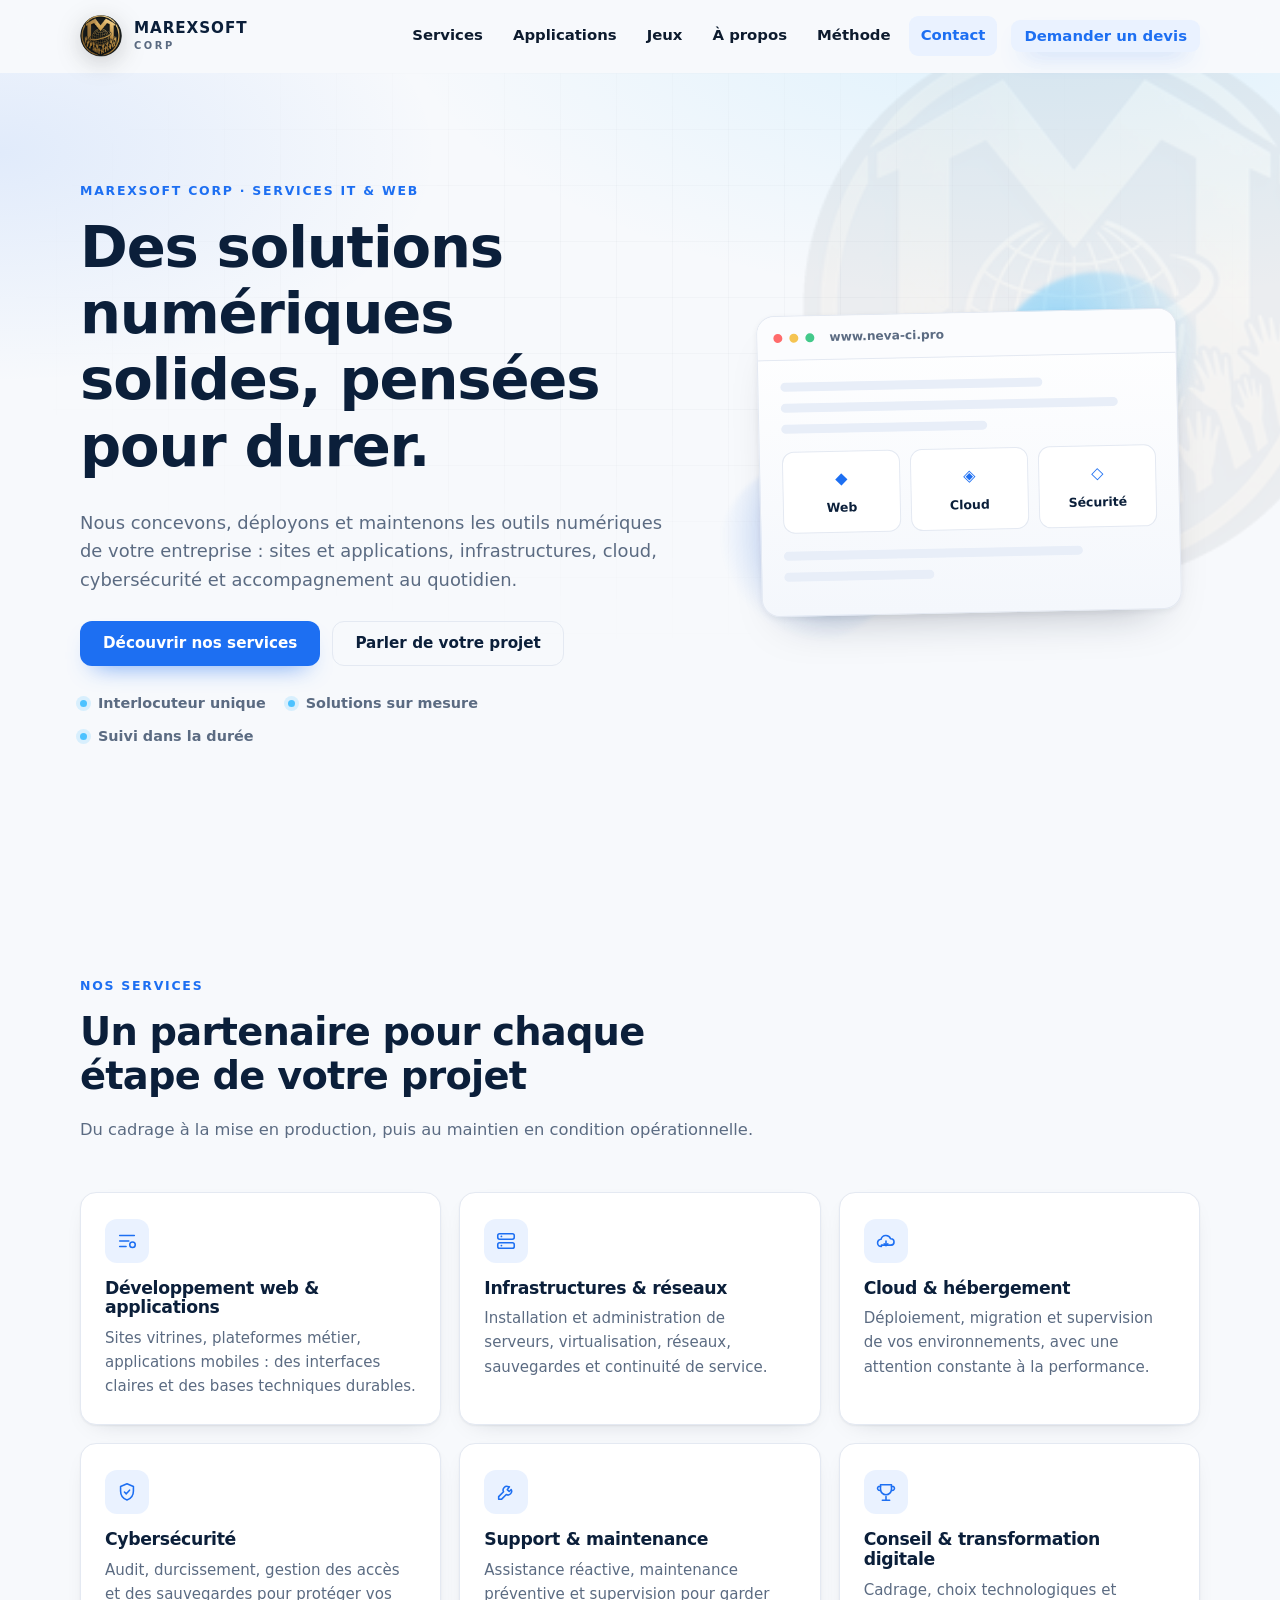
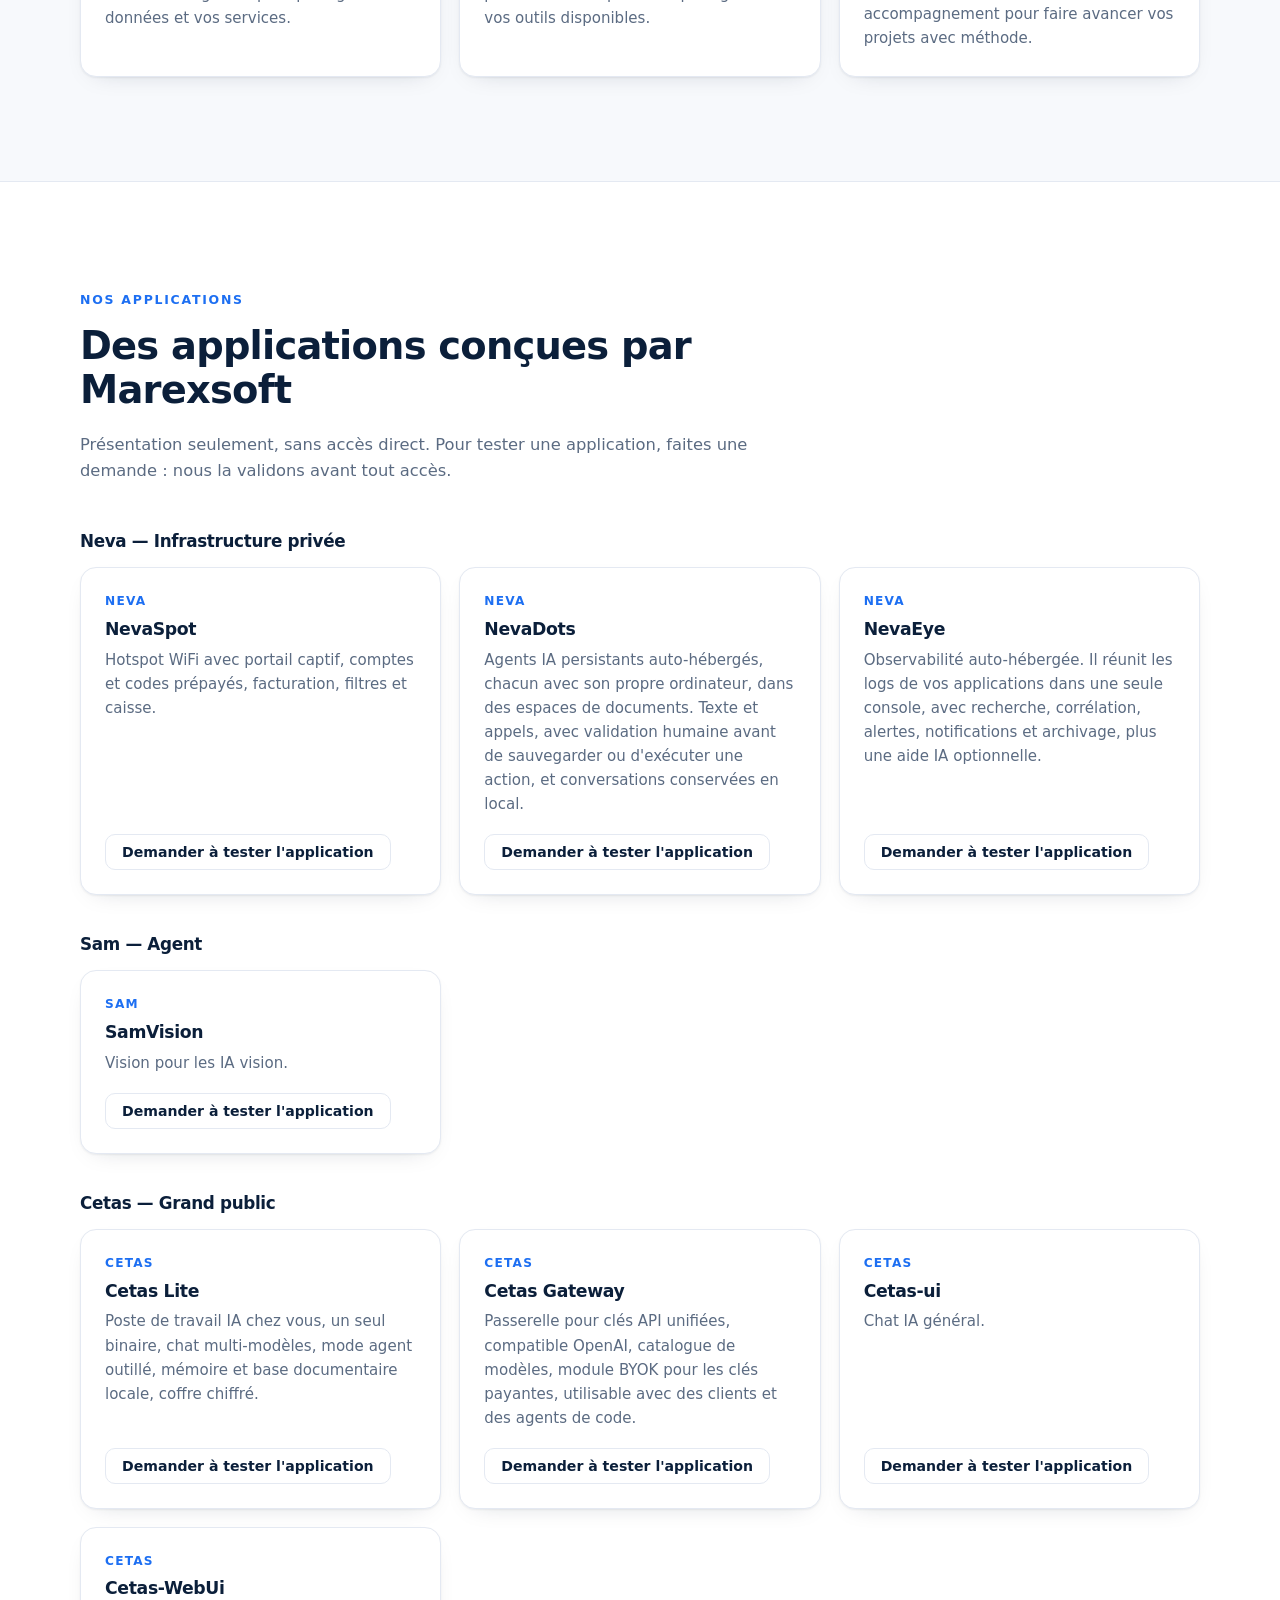
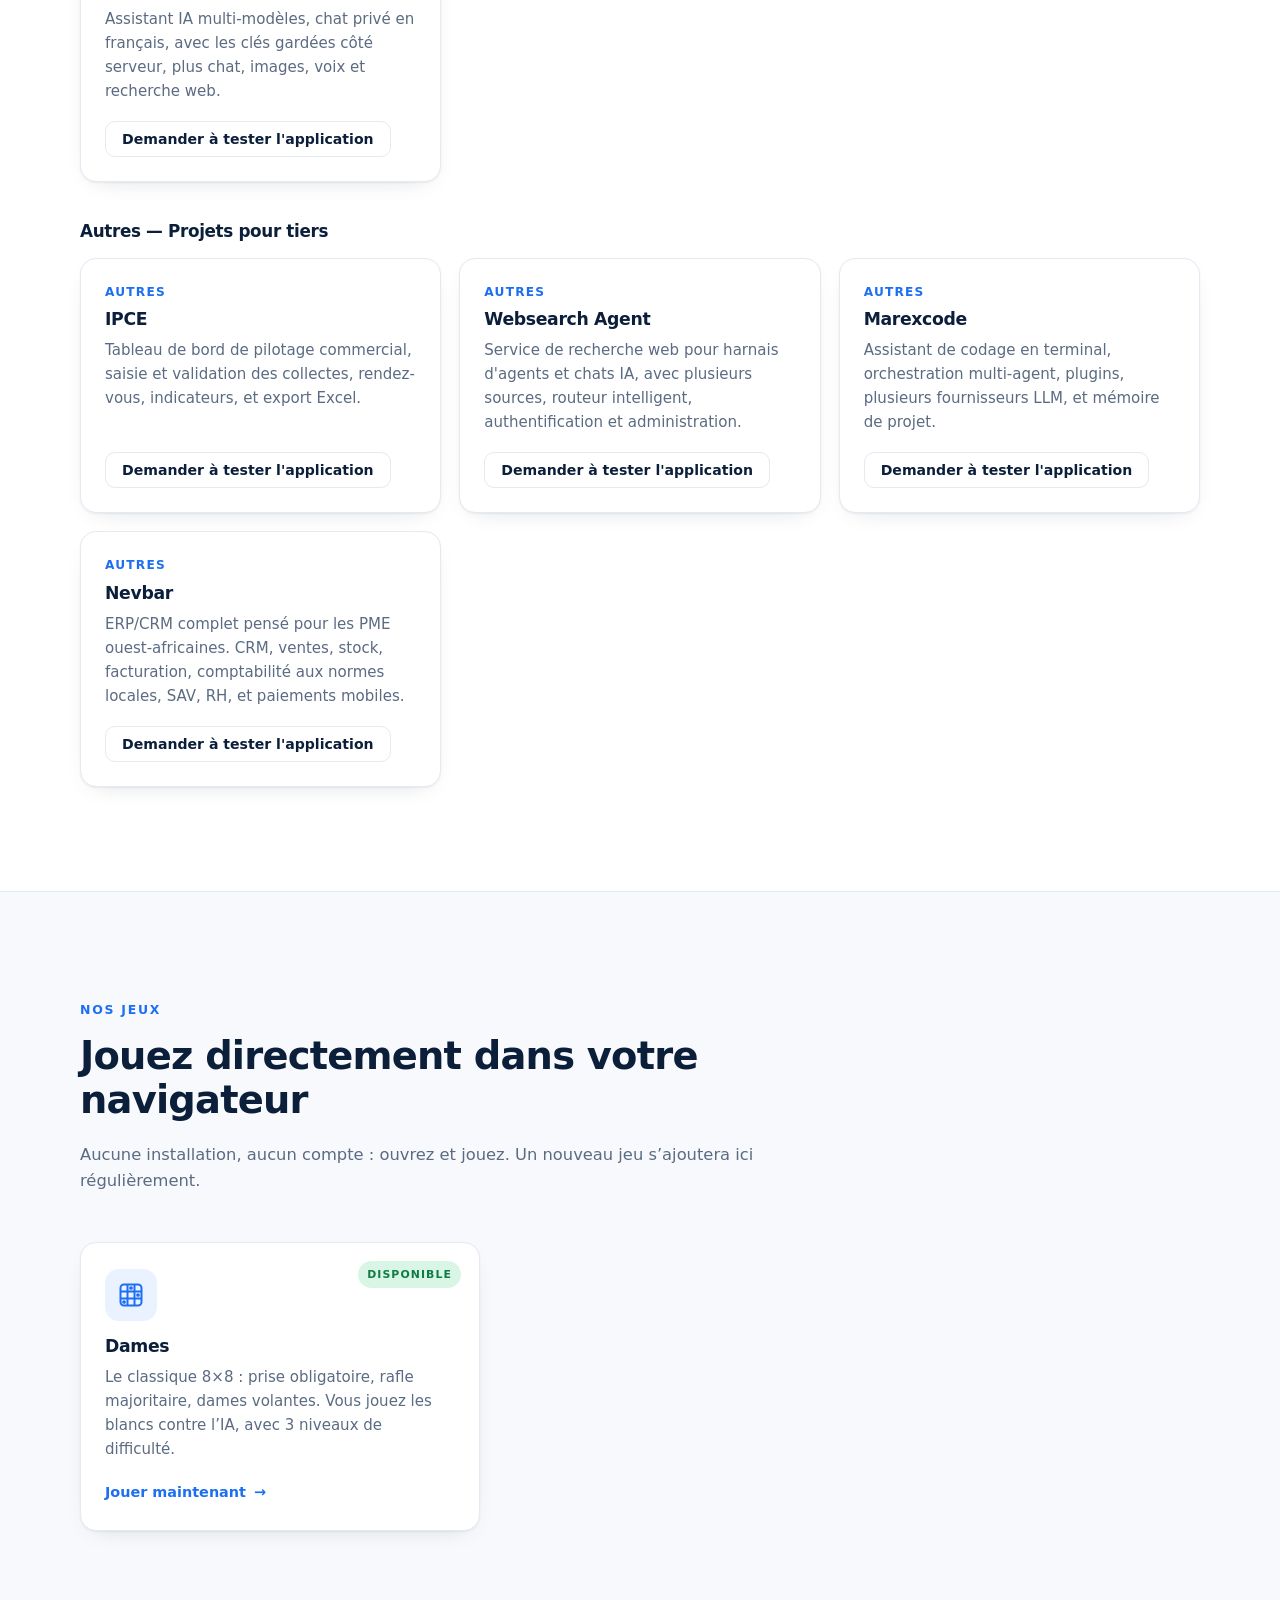
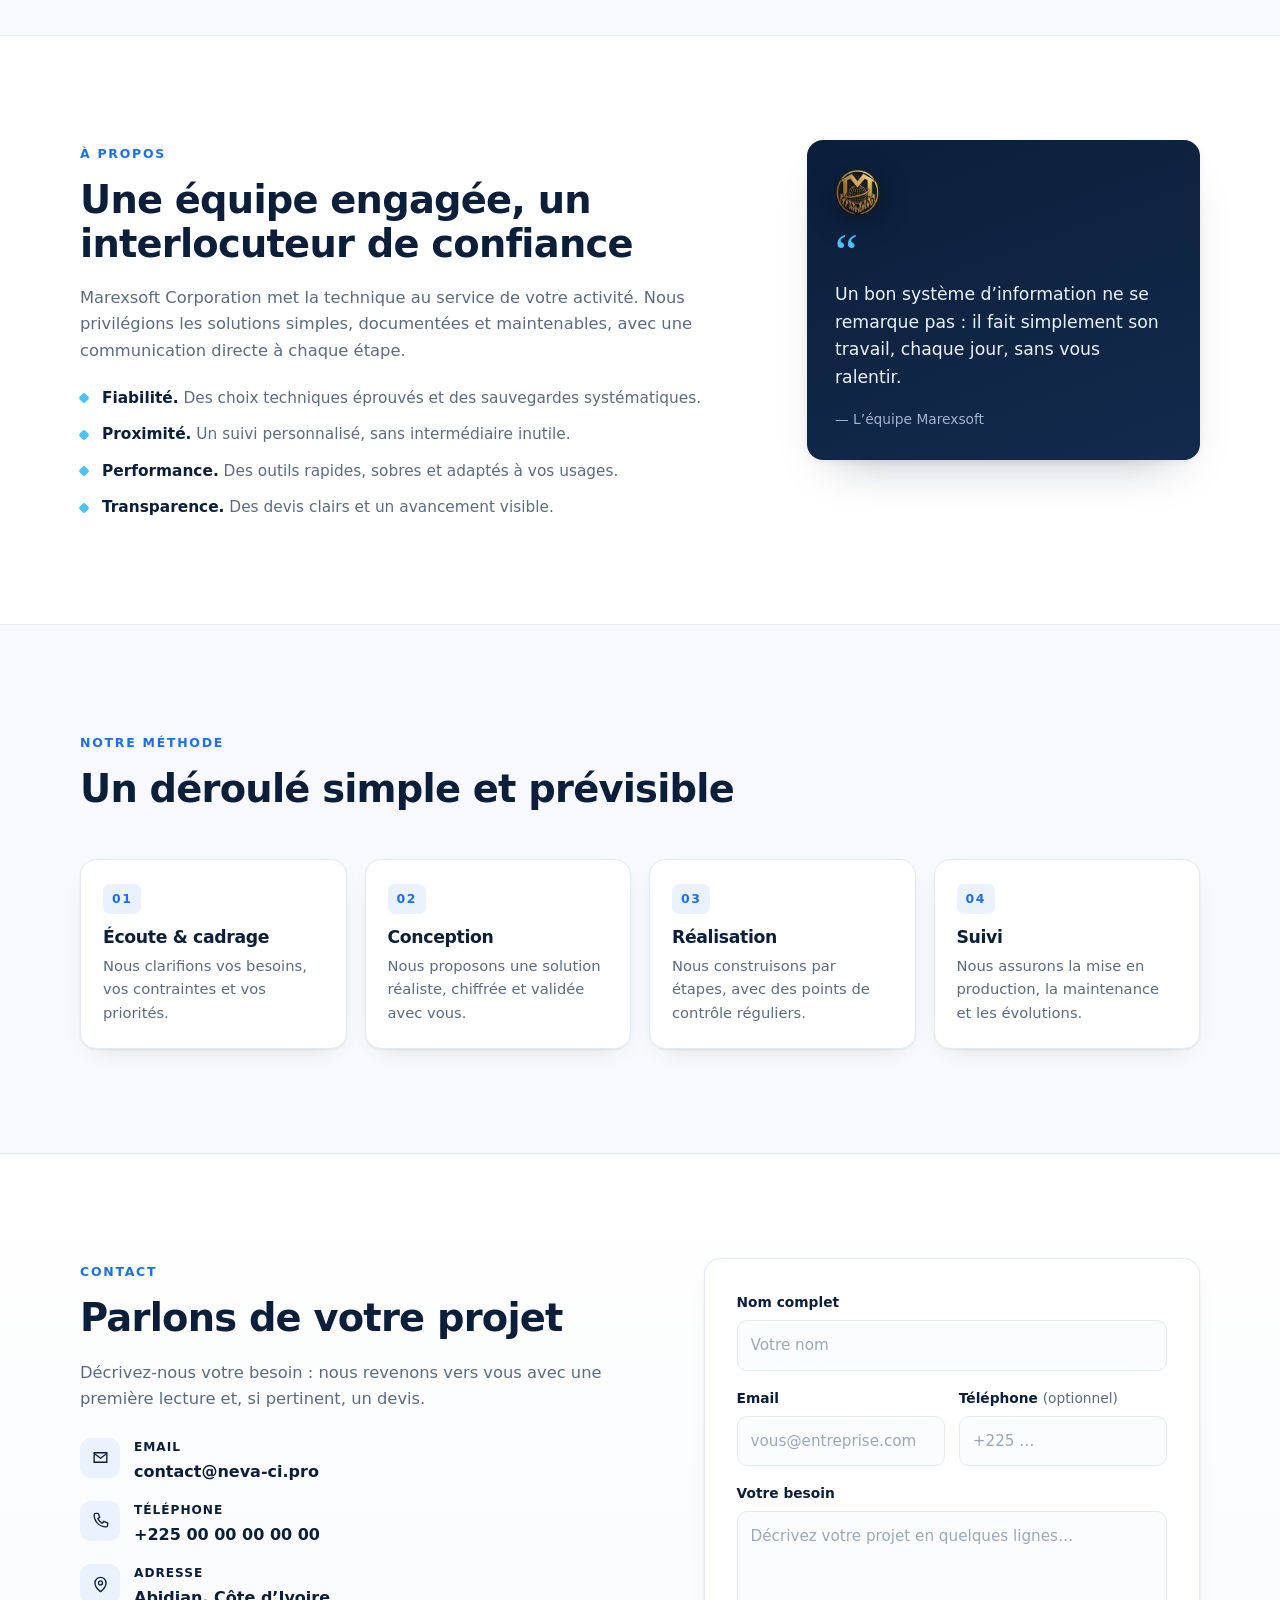
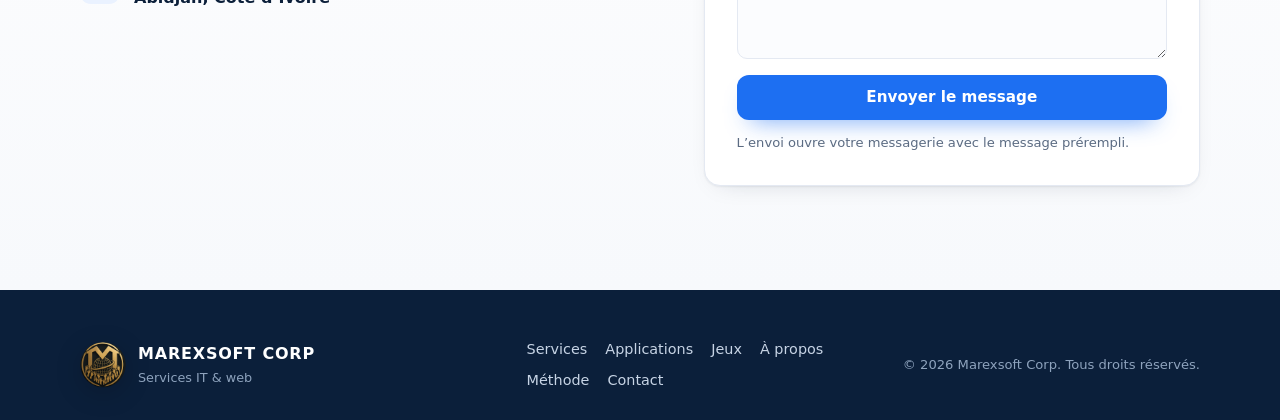
<file: index.html>
<!doctype html>
<html lang="fr">
<head>
  <meta charset="utf-8" />
  <meta name="viewport" content="width=device-width, initial-scale=1" />
  <script>document.documentElement.classList.add("js");</script>
  <title>Marexsoft Corporation — Services IT &amp; web</title>
  <meta name="description" content="Marexsoft Corporation accompagne les entreprises dans leurs projets numériques : développement web et applications, infrastructures et réseaux, cloud, cybersécurité, support et conseil." />
  <meta name="theme-color" content="#0b1f3a" />
  <link rel="canonical" href="https://www.neva-ci.pro/" />
  <link rel="icon" href="favicon.svg" type="image/svg+xml" />
  <link rel="icon" href="favicon-32.png" sizes="32x32" type="image/png" />
  <link rel="icon" href="icon-192.png" sizes="192x192" type="image/png" />
  <link rel="apple-touch-icon" href="apple-touch-icon.png" />
  <link rel="manifest" href="site.webmanifest" />

  <meta property="og:type" content="website" />
  <meta property="og:locale" content="fr_FR" />
  <meta property="og:site_name" content="Marexsoft Corporation" />
  <meta property="og:title" content="Marexsoft Corporation — Services IT &amp; web" />
  <meta property="og:description" content="Des solutions numériques solides : web, applications, infrastructures, cloud, cybersécurité et support." />
  <meta property="og:url" content="https://www.neva-ci.pro/" />
  <meta property="og:image" content="https://www.neva-ci.pro/assets/og-image.png" />
  <meta property="og:image:width" content="1200" />
  <meta property="og:image:height" content="630" />
  <meta name="twitter:card" content="summary_large_image" />
  <meta name="twitter:image" content="https://www.neva-ci.pro/assets/og-image.png" />

  <link rel="stylesheet" href="assets/style.css" />
  <script type="application/ld+json">
  {
    "@context": "https://schema.org",
    "@type": "Organization",
    "name": "Marexsoft Corporation",
    "url": "https://www.neva-ci.pro/",
    "logo": "https://www.neva-ci.pro/icon-512.png",
    "description": "Services IT et web : développement, infrastructures, cloud, cybersécurité, support et conseil.",
    "email": "contact@neva-ci.pro",
    "telephone": "+225 00 00 00 00 00",
    "address": { "@type": "PostalAddress", "addressLocality": "Abidjan", "addressCountry": "CI" }
  }
  </script>
</head>
<body>
  <a class="skip-link" href="#contenu">Aller au contenu</a>

  <header class="site-header" id="top">
    <div class="container header-inner">
      <a class="brand" href="#top" aria-label="Marexsoft Corp, accueil">
        <img class="brand-mark" src="assets/logo-mark.png" width="42" height="42" alt="" />
        <span class="brand-text">MAREXSOFT<small>CORP</small></span>
      </a>

      <nav class="nav" id="nav" aria-label="Navigation principale">
        <a href="#services">Services</a>
        <a href="#applications">Applications</a>
        <a href="#jeux">Jeux</a>
        <a href="#apropos">À propos</a>
        <a href="#methode">Méthode</a>
        <a href="#contact">Contact</a>
        <a class="btn btn-sm btn-primary nav-cta" href="#contact">Demander un devis</a>
      </nav>

      <button class="menu-toggle" id="menuToggle" aria-expanded="false" aria-controls="nav" aria-label="Ouvrir le menu">
        <span></span><span></span><span></span>
      </button>
    </div>
  </header>

  <main id="contenu">
    <section class="hero">
      <img class="hero-watermark" src="assets/logo-mark.png" alt="" aria-hidden="true" />
      <div class="container hero-inner">
        <div class="hero-copy reveal">
          <p class="eyebrow">Marexsoft Corp · Services IT &amp; web</p>
          <h1>Des solutions numériques solides, pensées pour durer.</h1>
          <p class="lead">
            Nous concevons, déployons et maintenons les outils numériques de votre entreprise :
            sites et applications, infrastructures, cloud, cybersécurité et accompagnement au quotidien.
          </p>
          <div class="hero-actions">
            <a class="btn btn-primary" href="#services">Découvrir nos services</a>
            <a class="btn btn-ghost" href="#contact">Parler de votre projet</a>
          </div>
          <ul class="hero-points" aria-label="Nos engagements">
            <li>Interlocuteur unique</li>
            <li>Solutions sur mesure</li>
            <li>Suivi dans la durée</li>
          </ul>
        </div>

        <div class="hero-visual reveal" aria-hidden="true">
          <div class="orb orb-1"></div>
          <div class="orb orb-2"></div>
          <div class="panel">
            <div class="panel-top">
              <span class="dot"></span><span class="dot"></span><span class="dot"></span>
              <span class="panel-title">www.neva-ci.pro</span>
            </div>
            <div class="panel-body">
              <div class="panel-line w-70"></div>
              <div class="panel-line w-90"></div>
              <div class="panel-line w-55"></div>
              <div class="panel-cards">
                <div class="mini-card"><span class="mini-ico">◆</span><span>Web</span></div>
                <div class="mini-card"><span class="mini-ico">◈</span><span>Cloud</span></div>
                <div class="mini-card"><span class="mini-ico">◇</span><span>Sécurité</span></div>
              </div>
              <div class="panel-line w-80"></div>
              <div class="panel-line w-40"></div>
            </div>
          </div>
        </div>
      </div>
    </section>

    <section class="section" id="services">
      <div class="container">
        <div class="section-head reveal">
          <p class="eyebrow">Nos services</p>
          <h2>Un partenaire pour chaque étape de votre projet</h2>
          <p class="section-sub">Du cadrage à la mise en production, puis au maintien en condition opérationnelle.</p>
        </div>

        <div class="grid services-grid">
          <article class="card service reveal">
            <span class="service-ico" aria-hidden="true">
              <svg viewBox="0 0 24 24"><path d="M4 6h16M4 12h10M4 18h7" fill="none" stroke="currentColor" stroke-width="1.7" stroke-linecap="round"/><circle cx="18" cy="16" r="3" fill="none" stroke="currentColor" stroke-width="1.7"/></svg>
            </span>
            <h3>Développement web &amp; applications</h3>
            <p>Sites vitrines, plateformes métier, applications mobiles : des interfaces claires et des bases techniques durables.</p>
          </article>

          <article class="card service reveal">
            <span class="service-ico" aria-hidden="true">
              <svg viewBox="0 0 24 24"><rect x="3" y="4" width="18" height="6" rx="2" fill="none" stroke="currentColor" stroke-width="1.7"/><rect x="3" y="14" width="18" height="6" rx="2" fill="none" stroke="currentColor" stroke-width="1.7"/><circle cx="7" cy="7" r="1" fill="currentColor"/><circle cx="7" cy="17" r="1" fill="currentColor"/></svg>
            </span>
            <h3>Infrastructures &amp; réseaux</h3>
            <p>Installation et administration de serveurs, virtualisation, réseaux, sauvegardes et continuité de service.</p>
          </article>

          <article class="card service reveal">
            <span class="service-ico" aria-hidden="true">
              <svg viewBox="0 0 24 24"><path d="M7 18a4 4 0 0 1-.4-8A5.5 5.5 0 0 1 17 9.5a3.5 3.5 0 0 1 .5 7H7Z" fill="none" stroke="currentColor" stroke-width="1.7" stroke-linejoin="round"/><path d="M12 12v5m0 0-2-2m2 2 2-2" fill="none" stroke="currentColor" stroke-width="1.7" stroke-linecap="round" stroke-linejoin="round"/></svg>
            </span>
            <h3>Cloud &amp; hébergement</h3>
            <p>Déploiement, migration et supervision de vos environnements, avec une attention constante à la performance.</p>
          </article>

          <article class="card service reveal">
            <span class="service-ico" aria-hidden="true">
              <svg viewBox="0 0 24 24"><path d="M12 3 5 6v5c0 4.4 2.9 8.4 7 9.8 4.1-1.4 7-5.4 7-9.8V6l-7-3Z" fill="none" stroke="currentColor" stroke-width="1.7" stroke-linejoin="round"/><path d="m9.2 12 2 2 3.6-4" fill="none" stroke="currentColor" stroke-width="1.7" stroke-linecap="round" stroke-linejoin="round"/></svg>
            </span>
            <h3>Cybersécurité</h3>
            <p>Audit, durcissement, gestion des accès et des sauvegardes pour protéger vos données et vos services.</p>
          </article>

          <article class="card service reveal">
            <span class="service-ico" aria-hidden="true">
              <svg viewBox="0 0 24 24"><path d="M14.7 6.3a4 4 0 0 0-5.4 5.4L4 17v3h3l5.3-5.3a4 4 0 0 0 5.4-5.4l-2.2 2.2-2.1-2.1 2.3-3.1Z" fill="none" stroke="currentColor" stroke-width="1.7" stroke-linejoin="round"/></svg>
            </span>
            <h3>Support &amp; maintenance</h3>
            <p>Assistance réactive, maintenance préventive et supervision pour garder vos outils disponibles.</p>
          </article>

          <article class="card service reveal">
            <span class="service-ico" aria-hidden="true">
              <svg viewBox="0 0 24 24"><path d="M8 21h8M12 17v4M6 4h12v5a6 6 0 0 1-12 0V4Z" fill="none" stroke="currentColor" stroke-width="1.7" stroke-linecap="round" stroke-linejoin="round"/><path d="M18 6h2a2 2 0 0 1-2 4M6 6H4a2 2 0 0 0 2 4" fill="none" stroke="currentColor" stroke-width="1.7" stroke-linecap="round"/></svg>
            </span>
            <h3>Conseil &amp; transformation digitale</h3>
            <p>Cadrage, choix technologiques et accompagnement pour faire avancer vos projets avec méthode.</p>
          </article>
        </div>
      </div>
    </section>

    <section class="section section-alt" id="applications">
      <div class="container">
        <div class="section-head reveal">
          <p class="eyebrow">Nos applications</p>
          <h2>Des applications conçues par Marexsoft</h2>
          <p class="section-sub">Présentation seulement, sans accès direct. Pour tester une application, faites une demande : nous la validons avant tout accès.</p>
        </div>

        <h3 class="family-title">Neva — Infrastructure privée</h3>
        <div class="grid apps-grid">
          <article class="card app reveal">
            <p class="app-family">Neva</p>
            <h3>NevaSpot</h3>
            <p>Hotspot WiFi avec portail captif, comptes et codes prépayés, facturation, filtres et caisse.</p>
            <button class="btn btn-ghost btn-sm app-test" type="button" data-app="NevaSpot">Demander à tester l&#39;application</button>
          </article>
          <article class="card app reveal">
            <p class="app-family">Neva</p>
            <h3>NevaDots</h3>
            <p>Agents IA persistants auto-hébergés, chacun avec son propre ordinateur, dans des espaces de documents. Texte et appels, avec validation humaine avant de sauvegarder ou d&#39;exécuter une action, et conversations conservées en local.</p>
            <button class="btn btn-ghost btn-sm app-test" type="button" data-app="NevaDots">Demander à tester l&#39;application</button>
          </article>
          <article class="card app reveal">
            <p class="app-family">Neva</p>
            <h3>NevaEye</h3>
            <p>Observabilité auto-hébergée. Il réunit les logs de vos applications dans une seule console, avec recherche, corrélation, alertes, notifications et archivage, plus une aide IA optionnelle.</p>
            <button class="btn btn-ghost btn-sm app-test" type="button" data-app="NevaEye">Demander à tester l&#39;application</button>
          </article>
        </div>

        <h3 class="family-title">Sam — Agent</h3>
        <div class="grid apps-grid">
          <article class="card app reveal">
            <p class="app-family">Sam</p>
            <h3>SamVision</h3>
            <p>Vision pour les IA vision.</p>
            <button class="btn btn-ghost btn-sm app-test" type="button" data-app="SamVision">Demander à tester l&#39;application</button>
          </article>
        </div>

        <h3 class="family-title">Cetas — Grand public</h3>
        <div class="grid apps-grid">
          <article class="card app reveal">
            <p class="app-family">Cetas</p>
            <h3>Cetas Lite</h3>
            <p>Poste de travail IA chez vous, un seul binaire, chat multi-modèles, mode agent outillé, mémoire et base documentaire locale, coffre chiffré.</p>
            <button class="btn btn-ghost btn-sm app-test" type="button" data-app="Cetas Lite">Demander à tester l&#39;application</button>
          </article>
          <article class="card app reveal">
            <p class="app-family">Cetas</p>
            <h3>Cetas Gateway</h3>
            <p>Passerelle pour clés API unifiées, compatible OpenAI, catalogue de modèles, module BYOK pour les clés payantes, utilisable avec des clients et des agents de code.</p>
            <button class="btn btn-ghost btn-sm app-test" type="button" data-app="Cetas Gateway">Demander à tester l&#39;application</button>
          </article>
          <article class="card app reveal">
            <p class="app-family">Cetas</p>
            <h3>Cetas-ui</h3>
            <p>Chat IA général.</p>
            <button class="btn btn-ghost btn-sm app-test" type="button" data-app="Cetas-ui">Demander à tester l&#39;application</button>
          </article>
          <article class="card app reveal">
            <p class="app-family">Cetas</p>
            <h3>Cetas-WebUi</h3>
            <p>Assistant IA multi-modèles, chat privé en français, avec les clés gardées côté serveur, plus chat, images, voix et recherche web.</p>
            <button class="btn btn-ghost btn-sm app-test" type="button" data-app="Cetas-WebUi">Demander à tester l&#39;application</button>
          </article>
        </div>

        <h3 class="family-title">Autres — Projets pour tiers</h3>
        <div class="grid apps-grid">
          <article class="card app reveal">
            <p class="app-family">Autres</p>
            <h3>IPCE</h3>
            <p>Tableau de bord de pilotage commercial, saisie et validation des collectes, rendez-vous, indicateurs, et export Excel.</p>
            <button class="btn btn-ghost btn-sm app-test" type="button" data-app="IPCE">Demander à tester l&#39;application</button>
          </article>
          <article class="card app reveal">
            <p class="app-family">Autres</p>
            <h3>Websearch Agent</h3>
            <p>Service de recherche web pour harnais d&#39;agents et chats IA, avec plusieurs sources, routeur intelligent, authentification et administration.</p>
            <button class="btn btn-ghost btn-sm app-test" type="button" data-app="Websearch Agent">Demander à tester l&#39;application</button>
          </article>
          <article class="card app reveal">
            <p class="app-family">Autres</p>
            <h3>Marexcode</h3>
            <p>Assistant de codage en terminal, orchestration multi-agent, plugins, plusieurs fournisseurs LLM, et mémoire de projet.</p>
            <button class="btn btn-ghost btn-sm app-test" type="button" data-app="Marexcode">Demander à tester l&#39;application</button>
          </article>
          <article class="card app reveal">
            <p class="app-family">Autres</p>
            <h3>Nevbar</h3>
            <p>ERP/CRM complet pensé pour les PME ouest-africaines. CRM, ventes, stock, facturation, comptabilité aux normes locales, SAV, RH, et paiements mobiles.</p>
            <button class="btn btn-ghost btn-sm app-test" type="button" data-app="Nevbar">Demander à tester l&#39;application</button>
          </article>
        </div>
      </div>
    </section>

    <section class="section" id="jeux">
      <div class="container">
        <div class="section-head reveal">
          <p class="eyebrow">Nos jeux</p>
          <h2>Jouez directement dans votre navigateur</h2>
          <p class="section-sub">Aucune installation, aucun compte : ouvrez et jouez. Un nouveau jeu s’ajoutera ici régulièrement.</p>
        </div>

        <div class="grid games-grid">
          <a class="card game reveal" href="jeux/dames.html">
            <span class="game-badge">Disponible</span>
            <span class="game-ico" aria-hidden="true">
              <svg viewBox="0 0 24 24"><rect x="3" y="3" width="18" height="18" rx="3" fill="none" stroke="currentColor" stroke-width="1.7"/><path d="M3 9h18M3 15h18M9 3v18M15 3v18" fill="none" stroke="currentColor" stroke-width="1.7"/><circle cx="12" cy="6" r="1.6" fill="currentColor"/><circle cx="6" cy="18" r="1.6" fill="currentColor"/><circle cx="18" cy="12" r="1.6" fill="currentColor"/></svg>
            </span>
            <h3>Dames</h3>
            <p>Le classique 8×8 : prise obligatoire, rafle majoritaire, dames volantes. Vous jouez les blancs contre l’IA, avec 3 niveaux de difficulté.</p>
            <span class="game-cta">Jouer maintenant <span aria-hidden="true">→</span></span>
          </a>
        </div>
      </div>
    </section>

    <section class="section section-alt" id="apropos">
      <div class="container about-grid">
        <div class="reveal">
          <p class="eyebrow">À propos</p>
          <h2>Une équipe engagée, un interlocuteur de confiance</h2>
          <p class="section-sub">
            Marexsoft Corporation met la technique au service de votre activité. Nous privilégions
            les solutions simples, documentées et maintenables, avec une communication directe à
            chaque étape.
          </p>
          <ul class="values">
            <li><strong>Fiabilité.</strong> Des choix techniques éprouvés et des sauvegardes systématiques.</li>
            <li><strong>Proximité.</strong> Un suivi personnalisé, sans intermédiaire inutile.</li>
            <li><strong>Performance.</strong> Des outils rapides, sobres et adaptés à vos usages.</li>
            <li><strong>Transparence.</strong> Des devis clairs et un avancement visible.</li>
          </ul>
        </div>
        <aside class="quote-card reveal" aria-label="Notre approche">
          <img class="quote-logo" src="assets/logo-mark.png" width="46" height="46" alt="" />
          <p class="quote-mark" aria-hidden="true">“</p>
          <p class="quote-text">
            Un bon système d’information ne se remarque pas : il fait simplement son travail,
            chaque jour, sans vous ralentir.
          </p>
          <p class="quote-author">— L’équipe Marexsoft</p>
        </aside>
      </div>
    </section>

    <section class="section" id="methode">
      <div class="container">
        <div class="section-head reveal">
          <p class="eyebrow">Notre méthode</p>
          <h2>Un déroulé simple et prévisible</h2>
        </div>
        <ol class="steps">
          <li class="step reveal"><span class="step-num">01</span><h3>Écoute &amp; cadrage</h3><p>Nous clarifions vos besoins, vos contraintes et vos priorités.</p></li>
          <li class="step reveal"><span class="step-num">02</span><h3>Conception</h3><p>Nous proposons une solution réaliste, chiffrée et validée avec vous.</p></li>
          <li class="step reveal"><span class="step-num">03</span><h3>Réalisation</h3><p>Nous construisons par étapes, avec des points de contrôle réguliers.</p></li>
          <li class="step reveal"><span class="step-num">04</span><h3>Suivi</h3><p>Nous assurons la mise en production, la maintenance et les évolutions.</p></li>
        </ol>
      </div>
    </section>

    <section class="section section-contact" id="contact">
      <div class="container contact-grid">
        <div class="reveal">
          <p class="eyebrow">Contact</p>
          <h2>Parlons de votre projet</h2>
          <p class="section-sub">
            Décrivez-nous votre besoin : nous revenons vers vous avec une première lecture
            et, si pertinent, un devis.
          </p>

          <ul class="contact-list">
            <li>
              <span class="contact-ico" aria-hidden="true">
                <svg viewBox="0 0 24 24"><path d="M4 6h16v12H4z" fill="none" stroke="currentColor" stroke-width="1.7"/><path d="m4 7 8 6 8-6" fill="none" stroke="currentColor" stroke-width="1.7" stroke-linejoin="round"/></svg>
              </span>
              <div><span class="contact-label">Email</span><a href="mailto:contact@neva-ci.pro">contact@neva-ci.pro</a></div>
            </li>
            <li>
              <span class="contact-ico" aria-hidden="true">
                <svg viewBox="0 0 24 24"><path d="M6 3h3l2 5-2.5 1.5a12 12 0 0 0 6 6L16 13l5 2v3a2 2 0 0 1-2 2A15 15 0 0 1 4 5a2 2 0 0 1 2-2Z" fill="none" stroke="currentColor" stroke-width="1.7" stroke-linejoin="round"/></svg>
              </span>
              <div><span class="contact-label">Téléphone</span><a href="tel:+22500000000">+225 00 00 00 00 00</a></div>
            </li>
            <li>
              <span class="contact-ico" aria-hidden="true">
                <svg viewBox="0 0 24 24"><path d="M12 21s7-5.4 7-11a7 7 0 1 0-14 0c0 5.6 7 11 7 11Z" fill="none" stroke="currentColor" stroke-width="1.7" stroke-linejoin="round"/><circle cx="12" cy="10" r="2.5" fill="none" stroke="currentColor" stroke-width="1.7"/></svg>
              </span>
              <div><span class="contact-label">Adresse</span><span>Abidjan, Côte d’Ivoire</span></div>
            </li>
          </ul>
        </div>

        <form class="card contact-form reveal" id="contactForm" novalidate>
          <div class="field">
            <label for="name">Nom complet</label>
            <input id="name" name="name" type="text" autocomplete="name" required placeholder="Votre nom" />
          </div>
          <div class="field-row">
            <div class="field">
              <label for="email">Email</label>
              <input id="email" name="email" type="email" autocomplete="email" required placeholder="vous@entreprise.com" />
            </div>
            <div class="field">
              <label for="phone">Téléphone <span class="opt">(optionnel)</span></label>
              <input id="phone" name="phone" type="tel" autocomplete="tel" placeholder="+225 …" />
            </div>
          </div>
          <div class="field">
            <label for="message">Votre besoin</label>
            <textarea id="message" name="message" rows="5" required placeholder="Décrivez votre projet en quelques lignes…"></textarea>
          </div>
          <button class="btn btn-primary btn-block" type="submit">Envoyer le message</button>
          <p class="form-note" id="formNote" role="status">L’envoi ouvre votre messagerie avec le message prérempli.</p>
        </form>
      </div>
    </section>
  </main>

  <footer class="site-footer">
    <div class="container footer-inner">
      <div class="footer-brand">
        <img class="brand-mark" src="assets/logo-mark.png" width="46" height="46" alt="" />
        <div>
          <p class="footer-name">MAREXSOFT CORP</p>
          <p class="footer-tag">Services IT &amp; web</p>
        </div>
      </div>
      <nav class="footer-nav" aria-label="Navigation de pied de page">
        <a href="#services">Services</a>
        <a href="#applications">Applications</a>
        <a href="#jeux">Jeux</a>
        <a href="#apropos">À propos</a>
        <a href="#methode">Méthode</a>
        <a href="#contact">Contact</a>
      </nav>
      <p class="footer-copy">© <span id="year">2026</span> Marexsoft Corp. Tous droits réservés.</p>
    </div>
  </footer>

  <script src="assets/app.js" defer></script>
</body>
</html>
</file>
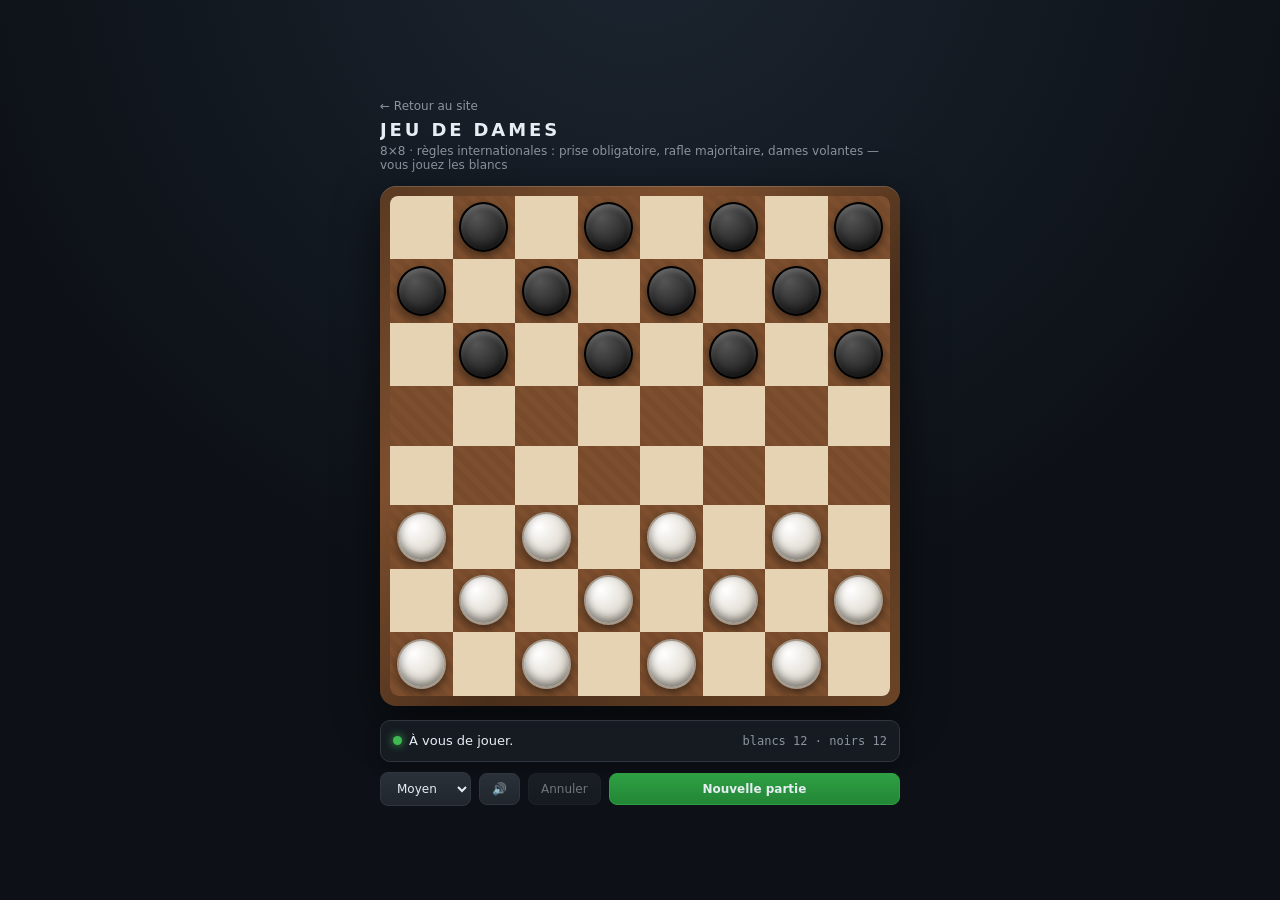
<file: jeux/dames.html>
<!DOCTYPE html>
<html lang="fr">
<head>
<meta charset="utf-8">
<meta name="viewport" content="width=device-width, initial-scale=1">
<title>Jeu de dames</title>
<style>
  :root{
    --bg:#0d1117; --panel:#161b22; --border:#30363d; --txt:#e6edf3;
    --dim:#8b949e; --accent:#58a6ff; --gold:#f2c14e;
    --light:#e6d3b3; --dark:#7d4f2e;
  }
  *{box-sizing:border-box; -webkit-tap-highlight-color:transparent}
  html,body{height:100%;margin:0}
  body{
    background:
      radial-gradient(circle at 50% -10%,#1c2530 0%,#0d1117 60%),
      var(--bg);
    color:var(--txt);
    font-family:ui-sans-serif,system-ui,-apple-system,"Segoe UI",Roboto,sans-serif;
    display:flex; align-items:center; justify-content:center;
    min-height:100%; padding:16px; user-select:none; touch-action:manipulation;
    animation:pageIn .5s ease both;
  }
  @keyframes pageIn{from{opacity:0}to{opacity:1}}
  #app{width:100%; max-width:520px; display:flex; flex-direction:column; gap:14px}

  /* ---------- Titre ---------- */
  header h1{
    margin:0; font-size:18px; letter-spacing:.16em; text-transform:uppercase;
    background:linear-gradient(100deg,var(--txt) 30%,var(--gold) 50%,var(--txt) 70%);
    background-size:220% 100%;
    -webkit-background-clip:text; background-clip:text; color:transparent;
    animation:shimmer 5s linear infinite;
  }
  @keyframes shimmer{to{background-position:-220% 0}}
  header p{margin:4px 0 0; font-size:12px; color:var(--dim); animation:rise .5s .1s ease both}
  @keyframes rise{from{opacity:0; transform:translateY(6px)}to{opacity:1; transform:none}}

  /* ---------- Cadre bois + damier ---------- */
  .frame{
    padding:10px; border-radius:16px;
    background:linear-gradient(135deg,#5a3a22 0%,#7d4f2e 30%,#4a2f1b 60%,#6b4426 100%);
    box-shadow:0 14px 44px rgba(0,0,0,.6), inset 0 1px 0 rgba(255,255,255,.15);
    animation:rise .5s .15s ease both;
  }
  #board{
    position:relative;
    display:grid; grid-template-columns:repeat(8,1fr); aspect-ratio:1/1;
    width:100%; border-radius:8px; overflow:hidden;
    box-shadow:inset 0 0 0 1px rgba(0,0,0,.5), inset 0 4px 18px rgba(0,0,0,.35);
    touch-action:manipulation;
  }
  .cell{position:relative; display:flex; align-items:center; justify-content:center}
  .cell.light{background:var(--light)}
  .cell.dark{background:var(--dark)}
  .cell.dark::before{
    content:''; position:absolute; inset:0; pointer-events:none;
    background:repeating-linear-gradient(45deg,rgba(0,0,0,.05) 0 6px,transparent 6px 12px);
  }
  .cell.deal{animation:deal .45s cubic-bezier(.2,.9,.3,1.2) both}
  @keyframes deal{from{opacity:0; transform:scale(.6)}to{opacity:1; transform:scale(1)}}
  .cell.last{box-shadow:inset 0 0 0 3px rgba(88,166,255,.55)}
  .cell.sel{animation:selPulse 1.1s ease-in-out infinite}
  @keyframes selPulse{
    0%,100%{box-shadow:inset 0 0 0 4px var(--gold)}
    50%{box-shadow:inset 0 0 0 5px var(--gold), inset 0 0 18px rgba(242,193,78,.55)}
  }
  .cell.pending{box-shadow:inset 0 0 0 4px #d29922}
  .cell.hint::after{
    content:''; position:absolute; width:28%; height:28%; border-radius:50%;
    background:rgba(242,193,78,.9); box-shadow:0 0 10px rgba(242,193,78,.7);
    pointer-events:none;
    animation:hintRipple 1.2s ease-out infinite;
    animation-delay:var(--hint-delay,0ms);
  }
  @keyframes hintRipple{
    0%{transform:scale(.55); opacity:1}
    70%{transform:scale(1.15); opacity:.85}
    100%{transform:scale(.55); opacity:1}
  }
  .cell.trail::before{
    content:''; position:absolute; width:16%; height:16%; border-radius:50%;
    background:rgba(88,166,255,.75); pointer-events:none;
    animation:trailFade 1.4s ease forwards;
  }
  @keyframes trailFade{from{opacity:.9; transform:scale(1)}to{opacity:0; transform:scale(.4)}}

  /* ---------- Pions ---------- */
  .piece{
    position:relative; z-index:1;
    width:78%; height:78%; border-radius:50%;
    display:flex; align-items:center; justify-content:center;
    font-size:clamp(11px,3.2vw,20px); line-height:1;
    box-shadow:inset 0 -4px 8px rgba(0,0,0,.45), inset 0 3px 5px rgba(255,255,255,.25), 0 4px 8px rgba(0,0,0,.45);
    transition:transform .15s ease;
  }
  .cell.playable{cursor:pointer}
  .cell.playable .piece:hover{transform:translateY(-3px) scale(1.04)}
  .cell.hint .piece{transform:scale(.94)}
  .piece.w{background:radial-gradient(circle at 34% 28%,#ffffff,#cfc7b8); border:2px solid #a3988a; color:#7d4f2e}
  .piece.b{background:radial-gradient(circle at 34% 28%,#555,#121212); border:2px solid #000; color:var(--gold)}
  .piece.king span{font-size:1em; filter:drop-shadow(0 1px 1px rgba(0,0,0,.6))}
  .piece.king{box-shadow:inset 0 -4px 8px rgba(0,0,0,.45), inset 0 3px 5px rgba(255,255,255,.25), 0 4px 8px rgba(0,0,0,.45), 0 0 12px rgba(242,193,78,.55)}
  .piece.landed{animation:land .32s cubic-bezier(.2,.9,.3,1.35)}
  @keyframes land{0%{transform:scale(.3)}60%{transform:scale(1.12)}100%{transform:scale(1)}}
  .ghost{
    position:absolute; z-index:0; width:78%; height:78%; border-radius:50%;
    pointer-events:none;
    animation:ghostOut .65s ease forwards;
  }
  .ghost.w{background:radial-gradient(circle at 34% 28%,#ffffff,#cfc7b8); border:2px solid #a3988a}
  .ghost.b{background:radial-gradient(circle at 34% 28%,#555,#121212); border:2px solid #000}
  @keyframes ghostOut{
    0%{opacity:1; transform:scale(1)}
    100%{opacity:0; transform:scale(.2) translateY(10px)}
  }

  /* ---------- Pion volant + étincelles ---------- */
  .flyer{
    position:absolute; z-index:5; width:9.75%; height:9.75%; margin:0;
    transform:translate(-50%,-50%);
    filter:drop-shadow(0 10px 10px rgba(0,0,0,.55));
    pointer-events:none;
  }
  .spark{
    position:absolute; z-index:6; width:7px; height:7px; border-radius:50%;
    background:var(--gold); pointer-events:none;
    animation:burst .7s ease-out forwards;
  }
  @keyframes burst{
    from{opacity:1; transform:translate(0,0) scale(1)}
    to{opacity:0; transform:translate(var(--dx),var(--dy)) scale(.2)}
  }

  /* ---------- HUD ---------- */
  .hud{display:flex; flex-direction:column; gap:10px; animation:rise .5s .25s ease both}
  .status{
    background:var(--panel); border:1px solid var(--border); border-radius:10px;
    padding:10px 12px; font-size:13px; min-height:42px; display:flex;
    align-items:center; justify-content:space-between; gap:10px;
    box-shadow:0 4px 14px rgba(0,0,0,.3);
  }
  .status b{color:var(--accent)}
  .status.win{color:var(--gold); border-color:var(--gold)}
  .msg-in{display:inline-block; animation:msgIn .3s ease}
  @keyframes msgIn{from{opacity:0; transform:translateY(5px)}to{opacity:1; transform:none}}
  .turn{display:inline-flex; align-items:center; gap:7px}
  .turn-dot{width:9px; height:9px; border-radius:50%; background:#3fb950; box-shadow:0 0 8px #3fb950; animation:dotPulse 1.6s ease-in-out infinite}
  .turn-dot.ai{background:#d29922; box-shadow:0 0 8px #d29922}
  @keyframes dotPulse{0%,100%{transform:scale(1); opacity:1}50%{transform:scale(.7); opacity:.6}}
  .dots span{animation:blink 1.2s infinite}
  .dots span:nth-child(2){animation-delay:.2s}
  .dots span:nth-child(3){animation-delay:.4s}
  @keyframes blink{0%,100%{opacity:.2}50%{opacity:1}}
  .counts{font-family:ui-monospace,Menlo,monospace; font-size:12px; color:var(--dim); white-space:nowrap}
  .controls{display:flex; gap:8px; flex-wrap:wrap; align-items:center}
  button,select{
    font:inherit; font-size:12px; padding:8px 12px; color:var(--txt);
    background:linear-gradient(#2a3138,#21262d); border:1px solid var(--border); border-radius:8px;
    cursor:pointer; transition:transform .1s, background .15s, box-shadow .15s;
  }
  button:hover,select:hover{background:#30363d; box-shadow:0 2px 8px rgba(0,0,0,.35)}
  button:active{transform:scale(.96)}
  button:focus-visible,select:focus-visible{outline:2px solid var(--accent); outline-offset:2px}
  button:disabled{opacity:.45; cursor:default; transform:none}
  .grow{flex:1}
  #reset{background:linear-gradient(#2ea043,#238636); border-color:#2ea043; font-weight:600}
  #reset:hover{background:linear-gradient(#3fb950,#2ea043)}
  select{max-width:110px}

  /* ---------- Overlay de fin ---------- */
  #overlay{
    position:fixed; inset:0; z-index:50; display:none;
    align-items:center; justify-content:center; padding:20px;
    background:rgba(5,8,12,.6); backdrop-filter:blur(6px); -webkit-backdrop-filter:blur(6px);
  }
  #overlay.show{display:flex; animation:fadeIn .4s ease}
  @keyframes fadeIn{from{opacity:0}to{opacity:1}}
  #overlay .card{
    background:linear-gradient(#1c2530,#141a21);
    border:1px solid var(--gold); border-radius:18px; padding:28px 30px;
    text-align:center; max-width:340px; width:100%;
    box-shadow:0 24px 70px rgba(0,0,0,.7), 0 0 40px rgba(242,193,78,.15);
    animation:cardIn .5s cubic-bezier(.2,.9,.3,1.25);
  }
  @keyframes cardIn{from{opacity:0; transform:scale(.7) translateY(24px)}to{opacity:1; transform:none}}
  #overlay .trophy{font-size:52px; animation:trophyIn .7s .15s cubic-bezier(.2,.9,.3,1.4) both}
  @keyframes trophyIn{from{opacity:0; transform:scale(0) rotate(-20deg)}to{opacity:1; transform:scale(1) rotate(0)}}
  #overlay h2{margin:12px 0 6px; font-size:22px}
  #overlay p{margin:0 0 18px; color:var(--dim); font-size:13px}
  #overlay .row{display:flex; gap:8px}
  #overlay .row button{flex:1; padding:11px}
  .confetti{position:fixed; top:-14px; z-index:51; pointer-events:none; border-radius:2px; animation:fall linear forwards}
  @keyframes fall{
    to{transform:translateY(105vh) rotate(720deg); opacity:.9}
  }

  @media (prefers-reduced-motion:reduce){
    *,*::before,*::after{animation:none !important; transition:none !important}
  }
</style>
</head>
<body>
<div id="app">
  <header>
    <a href="../index.html#jeux" style="display:inline-block;font-size:12px;color:var(--dim);text-decoration:none;margin-bottom:6px">← Retour au site</a>
    <h1>Jeu de dames</h1>
    <p>8×8 · règles internationales : prise obligatoire, rafle majoritaire, dames volantes — vous jouez les blancs</p>
  </header>

  <div class="frame"><div id="board" aria-label="damier"></div></div>

  <div class="hud">
    <div class="status" id="status"><span class="turn"><span class="turn-dot" id="turnDot"></span><span id="msg">À vous de jouer.</span></span><span class="counts" id="counts"></span></div>
    <div class="controls">
      <select id="level" aria-label="niveau">
        <option value="2">Facile</option>
        <option value="4" selected>Moyen</option>
        <option value="6">Difficile</option>
      </select>
      <button id="sound" aria-label="son" title="Son on/off">🔊</button>
      <button id="undo">Annuler</button>
      <button id="reset" class="grow">Nouvelle partie</button>
    </div>
  </div>
</div>

<div id="overlay" role="dialog" aria-modal="true" aria-label="fin de partie">
  <div class="card">
    <div class="trophy" id="trophy">🏆</div>
    <h2 id="endTitle">Victoire !</h2>
    <p id="endSub"></p>
    <div class="row">
      <button id="again">Rejouer</button>
    </div>
  </div>
</div>

<script>
// ================== ENGINE START ==================
const EMPTY=0, WM=1, WK=2, BM=-1, BK=-2;
const sideOf = p => p>0 ? 1 : (p<0 ? -1 : 0);
const isKing = p => p===WK || p===BK;
const inside = (r,c) => r>=0 && r<8 && c>=0 && c<8;

function newBoard(){
  const b=new Array(64).fill(EMPTY);
  for(let r=0;r<8;r++) for(let c=0;c<8;c++){
    if(((r+c)&1)!==1) continue;
    if(r<3) b[r*8+c]=BM;
    else if(r>4) b[r*8+c]=WM;
  }
  return b;
}

function dirsFor(p){
  const s=sideOf(p);
  if(isKing(p)) return [[-1,-1],[-1,1],[1,-1],[1,1]];
  const dr = s===1 ? -1 : 1;
  return [[dr,-1],[dr,1]];
}

// Règles internationales (FFJD, variante 8x8) :
// - prise OBLIGATOIRE ; un pion capture vers l'avant ET vers l'arrière ;
// - RAFLE MAJORITAIRE : seul le chemin qui prend le plus de pièces est légal ;
// - les pièces prises restent sur le damier jusqu'à la fin de la rafle
//   (elles bloquent l'atterrissage, on ne peut pas les resauter) ;
// - la dame est VOLANTE (déplacement et prise à distance).

// Captures d'un pion : les 4 diagonales adjacentes.
function manJumps(b,r,c,side,cap){
  const out=[];
  for(const [dr,dc] of [[-1,-1],[-1,1],[1,-1],[1,1]]){
    const mr=r+dr, mc=c+dc, lr=r+2*dr, lc=c+2*dc;
    if(!inside(lr,lc)) continue;
    const mi=mr*8+mc, li=lr*8+lc, mid=b[mi];
    if(mid===EMPTY || sideOf(mid)!==-side || cap.has(mi)) continue;
    if(b[li]!==EMPTY) continue;
    out.push({mid:mi,lr,lc});
  }
  return out;
}

// Captures d'une dame volante : ennemie à distance, atterrissage libre derrière.
function kingJumps(b,r,c,side,cap){
  const out=[];
  for(const [dr,dc] of [[-1,-1],[-1,1],[1,-1],[1,1]]){
    let mid=-1, dist=0;
    for(let k=1;;k++){
      const mr=r+dr*k, mc=c+dc*k;
      if(!inside(mr,mc)) break;
      const mi=mr*8+mc, v=b[mi];
      if(v===EMPTY) continue;
      if(sideOf(v)===side || cap.has(mi)) break;
      mid=mi; dist=k; break;
    }
    if(mid<0) continue;
    for(let t=1;;t++){
      const lr=r+dr*(dist+t), lc=c+dc*(dist+t);
      if(!inside(lr,lc)) break;
      if(b[lr*8+lc]!==EMPTY) break;
      out.push({mid,lr,lc});
    }
  }
  return out;
}

function collectJumps(b,r,c,p,side,king,cap,steps,res){
  const jumps = king ? kingJumps(b,r,c,side,cap) : manJumps(b,r,c,side,cap);
  for(const j of jumps){
    const ncap=new Set(cap); ncap.add(j.mid);
    const nb=b.slice();
    nb[r*8+c]=EMPTY;
    let endPiece=p, promoted=false;
    if(!king && ((side===1 && j.lr===0) || (side===-1 && j.lr===7))){
      promoted=true; endPiece = side===1?WK:BK;
    }
    nb[j.lr*8+j.lc]=endPiece;
    const nsteps=steps.concat([j.lr*8+j.lc]);
    if(promoted){ res.push({to:j.lr*8+j.lc,steps:nsteps,captured:[...ncap],promoted:true}); continue; }
    const sub=[];
    collectJumps(nb,j.lr,j.lc,endPiece,side,king,ncap,nsteps,sub);
    if(sub.length===0) res.push({to:j.lr*8+j.lc,steps:nsteps,captured:[...ncap],promoted:false});
    else for(const m of sub) res.push(m);
  }
}

function legalMoves(b,side){
  const caps=[];
  for(let i=0;i<64;i++){
    const p=b[i]; if(p===EMPTY || sideOf(p)!==side) continue;
    const res=[]; collectJumps(b,i>>3,i&7,p,side,isKing(p),new Set(),[],res);
    for(const m of res) caps.push({from:i,to:m.to,steps:m.steps,captured:m.captured,promoted:m.promoted});
  }
  if(caps.length){
    // Prise obligatoire + rafle majoritaire : seul le max est légal,
    // impossible d'aller ailleurs quand une prise existe.
    let mx=0; for(const m of caps) mx=Math.max(mx,m.captured.length);
    return caps.filter(m=>m.captured.length===mx);
  }
  const quiet=[];
  for(let i=0;i<64;i++){
    const p=b[i]; if(p===EMPTY || sideOf(p)!==side) continue;
    const r=i>>3, c=i&7;
    if(isKing(p)){
      for(const [dr,dc] of [[-1,-1],[-1,1],[1,-1],[1,1]]){
        for(let k=1;;k++){
          const r1=r+dr*k, c1=c+dc*k;
          if(!inside(r1,c1) || b[r1*8+c1]!==EMPTY) break;
          quiet.push({from:i,to:r1*8+c1,steps:[r1*8+c1],captured:[],promoted:false});
        }
      }
    }else{
      for(const [dr,dc] of dirsFor(p)){
        const r1=r+dr, c1=c+dc;
        if(inside(r1,c1) && b[r1*8+c1]===EMPTY)
          quiet.push({from:i,to:r1*8+c1,steps:[r1*8+c1],captured:[],promoted:false});
      }
    }
  }
  return quiet;
}

function applyMove(b,m){
  const nb=b.slice();
  const p=nb[m.from], side=sideOf(p), king=isKing(p);
  nb[m.from]=EMPTY;
  for(const x of m.captured) nb[x]=EMPTY;
  let np=p;
  const lr=m.to>>3;
  if(!king && ((side===1 && lr===0) || (side===-1 && lr===7))) np = side===1?WK:BK;
  nb[m.to]=np;
  return nb;
}

// Score positif = bon pour les blancs.
function evaluate(b){
  let s=0;
  for(let i=0;i<64;i++){
    const p=b[i]; if(p===EMPTY) continue;
    const r=i>>3, c=i&7;
    const centre = (c>=2 && c<=5) ? 6 : 0;
    if(p===WM) s += 100 + (7-r)*4 + centre;
    else if(p===WK) s += 180 + centre;
    else if(p===BM) s -= 100 + r*4 + centre;
    else if(p===BK) s -= 180 + centre;
  }
  return s;
}

function search(b,side,depth,alpha,beta){
  const moves=legalMoves(b,side);
  if(moves.length===0) return -100000 - depth; // perdu, et plus vite c'est pire
  if(depth===0) return side*evaluate(b);
  let best=-Infinity;
  for(const m of moves){
    const nb=applyMove(b,m);
    const sc=-search(nb,-side,depth-1,-beta,-alpha);
    if(sc>best) best=sc;
    if(best>alpha) alpha=best;
    if(alpha>=beta) break;
  }
  return best;
}

// Budget temps par niveau (ms) : l'IA ne fait jamais freezer l'UI.
const TIME_BUDGET={2:250, 4:450, 6:650};

function bestMoveTimed(b,side,maxDepth,timeMs){
  const moves=legalMoves(b,side);
  if(!moves.length) return null;
  // Captures d'abord : élagage alpha-bêta bien plus rapide.
  moves.sort((m1,m2)=>m2.captured.length-m1.captured.length);
  const deadline=Date.now()+timeMs;
  let nodes=0;
  function searchT(bd,sd,depth,alpha,beta){
    if(((++nodes)&1023)===0 && Date.now()>deadline) throw 'TO';
    const ms=legalMoves(bd,sd);
    if(ms.length===0) return -100000 - depth;
    if(depth===0) return sd*evaluate(bd);
    ms.sort((a,c)=>c.captured.length-a.captured.length);
    let best=-Infinity;
    for(const m of ms){
      const sc=-searchT(applyMove(bd,m),-sd,depth-1,-beta,-alpha);
      if(sc>best) best=sc;
      if(best>alpha) alpha=best;
      if(alpha>=beta) break;
    }
    return best;
  }
  // Approfondissement itératif : le meilleur du dernier tour complet
  // est toujours utilisable si le temps s'épuise.
  let pool=moves;
  for(let d=1;d<=maxDepth;d++){
    try{
      let best=-Infinity, next=[];
      for(const m of pool){
        const sc=-searchT(applyMove(b,m),-side,d-1,-Infinity,Infinity);
        if(sc>best+1e-9){ best=sc; next=[m]; }
        else if(sc>best-1e-9) next.push(m);
      }
      pool=next;
      if(best>90000) break; // mat trouvé
    }catch(e){ break; }
    if(Date.now()>deadline) break;
  }
  return pool[(Math.random()*pool.length)|0];
}
// ================== ENGINE END ==================

// ================== UI ==================
const boardEl=document.getElementById('board');
const statusEl=document.getElementById('status');
const msgEl=document.getElementById('msg');
const turnDot=document.getElementById('turnDot');
const countsEl=document.getElementById('counts');
const levelEl=document.getElementById('level');
const undoEl=document.getElementById('undo');
const resetEl=document.getElementById('reset');
const soundEl=document.getElementById('sound');
const overlayEl=document.getElementById('overlay');
const trophyEl=document.getElementById('trophy');
const endTitleEl=document.getElementById('endTitle');
const endSubEl=document.getElementById('endSub');
const againEl=document.getElementById('again');

const reducedMotion = matchMedia('(prefers-reduced-motion: reduce)').matches;

const state={};
function reset(){
  state.board=newBoard();
  state.turn=1;              // 1 = humain (blancs), -1 = IA (noirs)
  state.history=[];
  state.selected=-1;
  state.pending=[];
  state.lastMove=null;
  state.over=false;
  state.draw=false;
  state.aiThinking=false;
  state.animating=false;
  state.noCapture=0;
  state.gen=(state.gen||0)+1;
  state.entrance=true;
  hideOverlay();
  refreshTurn();
  render();
  state.entrance=false;
}

// Coups du tour calculés UNE fois (pas à chaque case/clic : instantané).
function refreshTurn(){
  state.turnMoves=legalMoves(state.board,state.turn);
}

/* ---------- Son (WebAudio, aucun asset) ---------- */
let actx=null;
function tone(freq,delay,dur,type,vol){
  if(state.muted) return;
  try{
    actx = actx || new (window.AudioContext||window.webkitAudioContext)();
    const t=actx.currentTime+(delay||0);
    const o=actx.createOscillator(), g=actx.createGain();
    o.type=type||'sine'; o.frequency.value=freq;
    g.gain.setValueAtTime(0.0001,t);
    g.gain.exponentialRampToValueAtTime(vol||0.12,t+0.015);
    g.gain.exponentialRampToValueAtTime(0.0001,t+dur);
    o.connect(g); g.connect(actx.destination);
    o.start(t); o.stop(t+dur+0.02);
  }catch(e){}
}
const sfx={
  select(){ tone(620,0,.07,'sine',.07); },
  step(){ tone(440,0,.09,'triangle',.1); },
  capture(){ tone(520,0,.09,'square',.06); tone(340,.07,.14,'square',.06); },
  promote(){ tone(660,0,.1,'sine',.1); tone(880,.09,.1,'sine',.1); tone(1174,.18,.2,'sine',.1); },
  win(){ [523,659,784,1046].forEach((f,i)=>tone(f,i*.12,.22,'triangle',.11)); },
  lose(){ [392,330,262].forEach((f,i)=>tone(f,i*.14,.2,'triangle',.1)); },
};
soundEl.addEventListener('click',()=>{
  state.muted=!state.muted;
  soundEl.textContent=state.muted?'🔇':'🔊';
  soundEl.title=state.muted?'Son coupé':'Son activé';
});

function candidatesFor(from,pending){
  return (state.turnMoves||[])
    .filter(m => m.from===from && pending.every((sq,k)=>m.steps[k]===sq));
}

/* ---------- Animation de déplacement ---------- */
function cellCenter(i){
  const r=i>>3, c=i&7;
  return {x:(c+0.5)*12.5, y:(r+0.5)*12.5};
}
function pieceClass(p){
  return 'piece '+(p>0?'w':'b')+(isKing(p)?' king':'');
}
function flyAndCommit(m){
  const gen=state.gen;
  state.animating=true;
  render(); // fige l'état de départ
  const p=state.board[m.from];
  const pts=[m.from].concat(m.steps).map(cellCenter);
  if(reducedMotion){
    commitMove(m);
    return;
  }
  // Pion volant le long du chemin (sauts enchaînés).
  const fly=document.createElement('div');
  fly.className='flyer '+pieceClass(p).replace('piece ','');
  fly.style.left=pts[0].x+'%'; fly.style.top=pts[0].y+'%';
  if(isKing(p)) fly.innerHTML='<span>&#9819;</span>';
  boardEl.appendChild(fly);
  sfx.step();
  const keys=pts.map(q=>({left:q.x+'%',top:q.y+'%'}));
  const dur=Math.min(200+100*(pts.length-1),500);
  const anim=fly.animate(keys,{duration:dur,easing:'cubic-bezier(.3,.7,.3,1)',fill:'forwards'});
  anim.onfinish=()=>{
    fly.remove();
    if(gen!==state.gen) return;
    commitMove(m);
  };
}
function commitMove(m){
  const mover=state.board[m.from];
  const caps=m.captured.map(i=>({i,p:state.board[i]}));
  state.history.push({
    board:state.board.slice(), turn:state.turn,
    noCapture:state.noCapture, lastMove:state.lastMove
  });
  state.board=applyMove(state.board,m);
  state.noCapture = m.captured.length ? 0 : state.noCapture+1;
  state.lastMove={from:m.from,to:m.to,steps:m.steps,captured:m.captured.slice(),caps,promoted:m.promoted,mover};
  state.turn=-state.turn;
  state.selected=-1; state.pending=[];
  state.animating=false;
  refreshTurn();
  if(m.captured.length) sfx.capture();
  if(m.promoted){ sfx.promote(); burst(m.to); }
  render();
  checkEnd();
}
// instant=true : coup humain appliqué sur-le-champ (aucune attente).
// L'IA garde le bref vol pour que son coup reste lisible.
function playMove(m,instant){
  if(state.animating) return;
  if(instant){ commitMove(m); return; }
  flyAndCommit(m);
}

function burst(i){
  if(reducedMotion) return;
  const {x,y}=cellCenter(i);
  for(let k=0;k<14;k++){
    const s=document.createElement('div');
    s.className='spark';
    const a=(Math.PI*2*k)/14 + Math.random()*.4;
    const d=34+Math.random()*30;
    s.style.setProperty('--dx',(Math.cos(a)*d)+'px');
    s.style.setProperty('--dy',(Math.sin(a)*d)+'px');
    s.style.left=x+'%'; s.style.top=y+'%';
    boardEl.appendChild(s);
    setTimeout(()=>s.remove(),750);
  }
}

function checkEnd(){
  if(!state.turnMoves.length){
    state.over=true;
    render();
    return;
  }
  if(state.noCapture>=60){
    state.over=true; state.draw=true;
    render();
    return;
  }
  if(state.turn===-1) aiTurn();
  else render();
}

function aiTurn(){
  if(state.over) return;
  state.aiThinking=true;
  render();
  setTimeout(()=>{
    const depth=parseInt(levelEl.value,10);
    let m=null;
    try{ m=bestMoveTimed(state.board,-1,depth,TIME_BUDGET[depth]||450); }catch(e){ console.error(e); }
    state.aiThinking=false;
    if(!m){ checkEnd(); return; }
    playMove(m);
  },reducedMotion?60:150);
}

function onCell(i){
  if(state.over || state.aiThinking || state.animating || state.turn!==1) return;
  if(i===state.selected){            // re-clic sur la piece selectionnee = deselection
    state.selected=-1; state.pending=[]; render(); return;
  }
  if(state.selected>=0){
    const cands=candidatesFor(state.selected,state.pending);
    const nextIdx=state.pending.length;
    const matched=cands.filter(m=>m.steps[nextIdx]===i);
    if(matched.length){
      const done=matched.filter(m=>m.steps.length===nextIdx+1);
      if(done.length){ playMove(done[0],true); return; }
      state.pending=state.pending.concat([i]);
      sfx.step();
      render();
      return;
    }
  }
  const p=state.board[i];
  if(p!==EMPTY && sideOf(p)===1 && (state.turnMoves||[]).some(m=>m.from===i)){
    state.selected=i; state.pending=[];
    sfx.select();
  }else{
    state.selected=-1; state.pending=[];
  }
  render();
}

function undo(){
  if(state.aiThinking || state.animating || !state.history.length) return;
  state.over=false; state.draw=false;
  hideOverlay();
  let guard=0;
  do{
    const h=state.history.pop();
    if(!h) break;
    state.board=h.board; state.turn=h.turn;
    state.noCapture=h.noCapture; state.lastMove=h.lastMove;
    guard++;
  }while(state.turn===-1 && state.history.length && guard<3);
  state.selected=-1; state.pending=[];
  refreshTurn();
  render();
}

/* ---------- Rendu ---------- */
function render(){
  // Liste du tour en cache (pas de recalcul par case/clic : instantané).
  const myMoves = (state.turn===1 && !state.over && !state.aiThinking) ? (state.turnMoves||[]) : [];
  const movable = new Set(myMoves.map(m=>m.from));
  const cands = state.selected>=0 ? candidatesFor(state.selected,state.pending) : [];
  const nextSteps = new Set(cands.map(m=>m.steps[state.pending.length]));
  const hintOrder={}; let hi=0;
  for(const m of cands){ const s=m.steps[state.pending.length]; if(!(s in hintOrder)) hintOrder[s]=(hi++)*90; }
  const trail=new Set();
  if(state.lastMove) for(const s of state.lastMove.steps.slice(0,-1)) trail.add(s);
  const ghosts = state.lastMove && state.lastMove.caps ? state.lastMove.caps : [];
  const ghostBy={}; for(const g of ghosts) ghostBy[g.i]=g.p;
  const frag=document.createDocumentFragment();
  for(let i=0;i<64;i++){
    const r=i>>3, c=i&7;
    const cell=document.createElement('div');
    cell.className='cell '+(((r+c)&1)===1 ? 'dark':'light');
    if(state.entrance) cell.classList.add('deal');
    if(state.selected===i || state.pending[state.pending.length-1]===i) cell.classList.add('sel');
    if(nextSteps.has(i)){ cell.classList.add('hint'); cell.style.setProperty('--hint-delay',(hintOrder[i]||0)+'ms'); }
    if(state.lastMove && (state.lastMove.from===i || state.lastMove.to===i)) cell.classList.add('last');
    if(trail.has(i)) cell.classList.add('trail');
    const p=state.board[i];
    if(p!==EMPTY){
      const pc=document.createElement('div');
      pc.className=pieceClass(p);
      if(isKing(p)) pc.innerHTML='<span>&#9819;</span>';
      if(state.lastMove && state.lastMove.to===i) pc.classList.add('landed');
      cell.appendChild(pc);
      if(movable.has(i)) cell.classList.add('playable');
    }else if(ghostBy[i]!==undefined){
      const g=document.createElement('div');
      g.className='ghost '+(ghostBy[i]>0?'w':'b');
      cell.appendChild(g);
    }
    cell.addEventListener('click',()=>onCell(i));
    frag.appendChild(cell);
  }
  // Distribution d'ouverture en cascade.
  let k=0;
  frag.querySelectorAll('.cell.deal').forEach((cell)=>{
    cell.style.animationDelay=((k++)*7)+'ms';
  });
  boardEl.replaceChildren(frag);
  updateHud();
}

function setMsg(html){
  msgEl.innerHTML='';
  const s=document.createElement('span');
  s.className='msg-in';
  s.innerHTML=html;
  msgEl.appendChild(s);
}

function updateHud(){
  let w=0,bk=0;
  for(const p of state.board){ if(p>0) w++; else if(p<0) bk++; }
  countsEl.textContent = 'blancs '+w+' · noirs '+bk;

  statusEl.classList.toggle('win', !!state.over);
  turnDot.classList.toggle('ai', state.aiThinking || state.turn===-1);
  let msg;
  if(state.over){
    if(state.draw) msg='Partie nulle (60 coups sans prise).';
    else msg = state.turn===1 ? 'Les noirs gagnent.' : 'Les blancs gagnent.';
    showOverlay();
  }else if(state.aiThinking) msg='<b>L\'IA réfléchit<span class="dots"><span>.</span><span>.</span><span>.</span></span></b>';
  else if(state.pending.length) msg='<b>Prise multiple</b> — continuez la rafle.';
  else if(state.turn===1) msg='À vous de jouer.';
  else msg='Au tour des noirs.';
  setMsg(msg);

  undoEl.disabled = state.aiThinking || state.animating || state.history.length===0;
}

/* ---------- Fin de partie ---------- */
function showOverlay(){
  if(overlayEl.classList.contains('show')) return; // une seule fois par partie
  const plies=state.history.length;
  if(state.draw){
    trophyEl.textContent='🤝';
    endTitleEl.textContent='Match nul';
    endSubEl.textContent=plies+' coups joués — 60 coups sans prise.';
  }else if(state.turn===1){
    trophyEl.textContent='😞';
    endTitleEl.textContent='Les noirs gagnent';
    endSubEl.textContent=plies+' coups joués. Revanche ?';
    sfx.lose();
  }else{
    trophyEl.textContent='🏆';
    endTitleEl.textContent='Victoire !';
    endSubEl.textContent=plies+' coups joués. Superbe partie.';
    sfx.win();
    confetti();
  }
  overlayEl.classList.add('show');
}
function hideOverlay(){ overlayEl.classList.remove('show'); }
function confetti(){
  if(reducedMotion) return;
  const colors=['#f2c14e','#58a6ff','#3fb950','#ff7b72','#bc8cff','#fff'];
  for(let i=0;i<90;i++){
    const c=document.createElement('div');
    c.className='confetti';
    const sz=5+Math.random()*7;
    c.style.left=(Math.random()*100)+'vw';
    c.style.width=sz+'px'; c.style.height=(sz*0.5+3)+'px';
    c.style.background=colors[i%colors.length];
    c.style.animationDuration=(2.4+Math.random()*2.2)+'s';
    c.style.animationDelay=(Math.random()*0.9)+'s';
    document.body.appendChild(c);
    setTimeout(()=>c.remove(),5500);
  }
}

undoEl.addEventListener('click',undo);
resetEl.addEventListener('click',reset);
againEl.addEventListener('click',()=>{ hideOverlay(); reset(); });
reset();
</script>
</body>
</html>
</file>
<file: assets/style.css>
/* Marexsoft Corporation — sober, modern, dependency-free */
:root {
  --navy: #0b1f3a;
  --navy-2: #132a4d;
  --ink: #0d1b2e;
  --muted: #5b6b82;
  --line: #e4e9f2;
  --bg: #f7f9fc;
  --surface: #ffffff;
  --accent: #1d6ff2;
  --accent-2: #4cc2ff;
  --accent-soft: #eaf2ff;
  --radius: 16px;
  --radius-sm: 10px;
  --shadow-sm: 0 1px 2px rgba(13, 27, 46, .06), 0 8px 24px -16px rgba(13, 27, 46, .25);
  --shadow-md: 0 2px 6px rgba(13, 27, 46, .06), 0 24px 48px -28px rgba(13, 27, 46, .35);
  --max: 1120px;
  --header-h: 72px;
  --font: "Inter", "Segoe UI", system-ui, -apple-system, "Helvetica Neue", Arial, sans-serif;
}

*, *::before, *::after { box-sizing: border-box; }
html { scroll-behavior: smooth; scroll-padding-top: calc(var(--header-h) + 16px); }
body {
  margin: 0;
  font-family: var(--font);
  color: var(--ink);
  background: var(--bg);
  line-height: 1.6;
  -webkit-font-smoothing: antialiased;
  text-rendering: optimizeLegibility;
}
img, svg { display: block; max-width: 100%; }
a { color: var(--accent); text-decoration: none; }
a:hover { text-decoration: underline; text-underline-offset: 3px; }
h1, h2, h3 { color: var(--navy); line-height: 1.15; letter-spacing: -.02em; margin: 0 0 .5em; }
h1 { font-size: clamp(2.1rem, 4.6vw, 3.6rem); font-weight: 750; }
h2 { font-size: clamp(1.6rem, 3vw, 2.4rem); font-weight: 720; }
h3 { font-size: 1.08rem; font-weight: 650; }
p { margin: 0 0 1rem; }
ul, ol { margin: 0; padding: 0; }

.container { width: min(100% - 40px, var(--max)); margin-inline: auto; }

.skip-link {
  position: absolute; left: 16px; top: -60px; z-index: 100;
  background: var(--navy); color: #fff; padding: 10px 16px; border-radius: 8px;
  transition: top .18s ease;
}
.skip-link:focus { top: 12px; }

/* Header */
.site-header {
  position: sticky; top: 0; z-index: 50;
  background: color-mix(in srgb, var(--bg) 82%, transparent);
  backdrop-filter: blur(14px);
  border-bottom: 1px solid transparent;
  transition: border-color .25s ease, box-shadow .25s ease, background .25s ease;
}
.site-header.is-scrolled { border-bottom-color: var(--line); box-shadow: 0 10px 30px -24px rgba(13,27,46,.4); }
.header-inner { display: flex; align-items: center; justify-content: space-between; height: var(--header-h); gap: 24px; }

.brand { display: inline-flex; align-items: center; gap: 12px; color: var(--navy); text-decoration: none; }
.brand:hover { text-decoration: none; }
.brand-mark { width: 42px; height: 42px; border-radius: 50%; flex: 0 0 auto; filter: drop-shadow(0 6px 12px rgba(0,0,0,.18)); }
.brand-text { display: flex; flex-direction: column; line-height: 1.05; font-weight: 750; letter-spacing: .06em; font-size: .95rem; }
.brand-text small { font-size: .62rem; font-weight: 650; letter-spacing: .26em; text-transform: uppercase; color: var(--muted); margin-top: 4px; }

.nav { display: flex; align-items: center; gap: 6px; }
.nav a {
  color: var(--ink); font-size: .93rem; font-weight: 550; padding: 8px 12px; border-radius: 9px;
  text-decoration: none; transition: background .18s ease, color .18s ease;
}
.nav a:hover { background: var(--accent-soft); color: var(--navy); text-decoration: none; }
.nav a.is-active { color: var(--accent); background: var(--accent-soft); }
.nav .nav-cta { margin-left: 8px; }
.nav .nav-cta:hover { background: var(--accent); color: #fff; }

.menu-toggle { display: none; width: 42px; height: 42px; border: 1px solid var(--line); background: var(--surface); border-radius: 11px; cursor: pointer; padding: 11px 10px; gap: 4px; flex-direction: column; justify-content: center; }
.menu-toggle span { display: block; height: 2px; background: var(--navy); border-radius: 2px; transition: transform .2s ease, opacity .2s ease; }
.menu-toggle[aria-expanded="true"] span:nth-child(1) { transform: translateY(6px) rotate(45deg); }
.menu-toggle[aria-expanded="true"] span:nth-child(2) { opacity: 0; }
.menu-toggle[aria-expanded="true"] span:nth-child(3) { transform: translateY(-6px) rotate(-45deg); }

/* Buttons */
.btn {
  display: inline-flex; align-items: center; justify-content: center; gap: 8px;
  font: inherit; font-size: .95rem; font-weight: 600; line-height: 1;
  padding: 14px 22px; border-radius: 12px; border: 1px solid transparent;
  cursor: pointer; text-decoration: none; transition: transform .15s ease, box-shadow .2s ease, background .2s ease, color .2s ease, border-color .2s ease;
}
.btn:hover { text-decoration: none; transform: translateY(-1px); }
.btn:active { transform: translateY(0); }
.btn-primary { background: var(--accent); color: #fff; box-shadow: 0 12px 24px -14px rgba(29,111,242,.8); }
.btn-primary:hover { background: #1760d6; box-shadow: 0 16px 30px -14px rgba(29,111,242,.9); }
.btn-ghost { background: transparent; color: var(--navy); border-color: var(--line); }
.btn-ghost:hover { background: var(--surface); border-color: #cfd9e8; }
.btn-sm { padding: 10px 16px; font-size: .88rem; border-radius: 10px; }
.btn-block { width: 100%; }

/* Hero */
.hero { position: relative; overflow: hidden; padding: clamp(56px, 9vw, 104px) 0 clamp(64px, 10vw, 120px); }
.hero::before {
  content: ""; position: absolute; inset: 0; z-index: -2;
  background:
    radial-gradient(1100px 520px at 82% -10%, rgba(76,194,255,.16), transparent 60%),
    radial-gradient(800px 420px at 0% 10%, rgba(29,111,242,.10), transparent 55%);
}
.hero::after {
  content: ""; position: absolute; inset: 0; z-index: -1; opacity: .5;
  background-image: linear-gradient(to right, rgba(13,27,46,.05) 1px, transparent 1px),
                    linear-gradient(to bottom, rgba(13,27,46,.05) 1px, transparent 1px);
  background-size: 56px 56px;
  mask-image: radial-gradient(70% 60% at 50% 30%, #000 20%, transparent 75%);
}
.hero-inner { position: relative; z-index: 1; display: grid; grid-template-columns: 1.12fr .88fr; align-items: center; gap: clamp(32px, 6vw, 72px); }
.hero-watermark { position: absolute; z-index: 0; right: -80px; top: -40px; width: min(46vw, 560px); height: auto; opacity: .05; pointer-events: none; user-select: none; }
.eyebrow { display: inline-block; font-size: .78rem; font-weight: 700; letter-spacing: .14em; text-transform: uppercase; color: var(--accent); margin-bottom: 14px; }
.hero h1 { max-width: 16ch; }
.lead { font-size: clamp(1.02rem, 1.4vw, 1.16rem); color: var(--muted); max-width: 56ch; margin-bottom: 26px; }
.hero-actions { display: flex; flex-wrap: wrap; gap: 12px; margin-bottom: 26px; }
.hero-points { list-style: none; display: flex; flex-wrap: wrap; gap: 10px 22px; color: var(--muted); font-size: .9rem; font-weight: 550; }
.hero-points li { position: relative; padding-left: 18px; }
.hero-points li::before { content: ""; position: absolute; left: 0; top: .55em; width: 7px; height: 7px; border-radius: 50%; background: var(--accent-2); box-shadow: 0 0 0 4px rgba(76,194,255,.18); }

.hero-visual { position: relative; min-height: 360px; display: grid; place-items: center; }
.orb { position: absolute; border-radius: 50%; filter: blur(2px); }
.orb-1 { width: 220px; height: 220px; background: radial-gradient(circle at 30% 30%, rgba(76,194,255,.55), rgba(76,194,255,0) 68%); top: -10px; right: -10px; }
.orb-2 { width: 180px; height: 180px; background: radial-gradient(circle at 60% 40%, rgba(29,111,242,.35), rgba(29,111,242,0) 70%); bottom: 0; left: -20px; }
.panel {
  position: relative; width: min(100%, 420px); border-radius: 18px; overflow: hidden;
  background: linear-gradient(180deg, #ffffff, #f4f7fc);
  border: 1px solid var(--line); box-shadow: var(--shadow-md);
  transform: rotate(-1.2deg);
}
.panel-top { display: flex; align-items: center; gap: 7px; padding: 12px 16px; border-bottom: 1px solid var(--line); background: #fbfcfe; }
.panel-top .dot { width: 9px; height: 9px; border-radius: 50%; background: #dfe6f1; }
.panel-top .dot:first-child { background: #ff6b6b; }
.panel-top .dot:nth-child(2) { background: #f5c451; }
.panel-top .dot:nth-child(3) { background: #43c98a; }
.panel-title { margin-left: 8px; font-size: .76rem; color: var(--muted); font-weight: 600; }
.panel-body { padding: 22px; }
.panel-line { height: 9px; border-radius: 6px; background: #e8eef8; margin-bottom: 12px; }
.w-40 { width: 40%; } .w-55 { width: 55%; } .w-70 { width: 70%; } .w-80 { width: 80%; } .w-90 { width: 90%; }
.panel-cards { display: grid; grid-template-columns: repeat(3, 1fr); gap: 10px; margin: 18px 0; }
.mini-card { display: flex; flex-direction: column; align-items: center; gap: 6px; padding: 14px 8px; border-radius: 12px; background: #fff; border: 1px solid var(--line); font-size: .78rem; font-weight: 600; color: var(--navy); }
.mini-ico { color: var(--accent); font-size: 1rem; }

/* Sections */
.section { padding: clamp(64px, 9vw, 104px) 0; }
.section-alt { background: #fff; border-block: 1px solid var(--line); }
.section-head { max-width: 680px; margin-bottom: clamp(30px, 5vw, 48px); }
.section-sub { color: var(--muted); font-size: 1.02rem; margin-bottom: 0; }

.grid { display: grid; gap: 18px; }
.services-grid { grid-template-columns: repeat(3, 1fr); }

.card { background: var(--surface); border: 1px solid var(--line); border-radius: var(--radius); box-shadow: var(--shadow-sm); }
.service { padding: 26px 24px; transition: transform .2s ease, box-shadow .2s ease, border-color .2s ease; }
.service:hover { transform: translateY(-3px); box-shadow: var(--shadow-md); border-color: #d3deee; }
.service-ico { display: inline-flex; align-items: center; justify-content: center; width: 44px; height: 44px; border-radius: 12px; background: var(--accent-soft); color: var(--accent); margin-bottom: 16px; }
.service-ico svg { width: 22px; height: 22px; }
.service h3 { margin-bottom: 8px; }
.service p { color: var(--muted); font-size: .94rem; margin: 0; }


/* Applications */
.apps-grid { grid-template-columns: repeat(3, 1fr); margin-bottom: 40px; }
.apps-grid:last-child { margin-bottom: 0; }
.family-title { font-size: 1.05rem; margin: 0 0 16px; }
.app { padding: 24px; display: flex; flex-direction: column; }
.app-family { font-size: .76rem; font-weight: 700; letter-spacing: .1em; text-transform: uppercase; color: var(--accent); margin: 0 0 8px; }
.app h3 { margin-bottom: 8px; }
.app p:not(.app-family) { color: var(--muted); font-size: .94rem; margin: 0 0 18px; flex: 1; }
.app .app-test { align-self: flex-start; }

/* Games */
.games-grid { grid-template-columns: repeat(3, 1fr); }
.games-grid:has(> .game:only-child) { grid-template-columns: minmax(0, 400px); }
.game { position: relative; display: flex; flex-direction: column; padding: 26px 24px; text-decoration: none; color: inherit; transition: transform .2s ease, box-shadow .2s ease, border-color .2s ease; }
.game:hover { transform: translateY(-3px); box-shadow: var(--shadow-md); border-color: #d3deee; text-decoration: none; }
.game-badge { position: absolute; top: 18px; right: 18px; font-size: .68rem; font-weight: 750; letter-spacing: .1em; text-transform: uppercase; color: #0f7b46; background: #d9f5e6; padding: 5px 9px; border-radius: 999px; }
.game-ico { display: inline-flex; align-items: center; justify-content: center; width: 52px; height: 52px; border-radius: 14px; background: var(--accent-soft); color: var(--accent); margin-bottom: 16px; }
.game-ico svg { width: 28px; height: 28px; }
.game h3 { margin-bottom: 8px; }
.game p { color: var(--muted); font-size: .94rem; margin: 0 0 20px; flex: 1; }
.game-cta { display: inline-flex; align-items: center; gap: 8px; font-size: .9rem; font-weight: 650; color: var(--accent); }
.game-cta span { transition: transform .2s ease; }
.game:hover .game-cta span { transform: translateX(4px); }

/* About */
.about-grid { display: grid; grid-template-columns: 1.25fr .75fr; gap: clamp(28px, 6vw, 72px); align-items: start; }
.values { list-style: none; display: grid; gap: 12px; margin-top: 22px; }
.values li { position: relative; padding-left: 22px; color: var(--muted); font-size: .96rem; }
.values li::before { content: ""; position: absolute; left: 0; top: .55em; width: 8px; height: 8px; border-radius: 2px; background: var(--accent-2); transform: rotate(45deg); }
.values strong { color: var(--navy); }
.quote-card { padding: 30px 28px; border-radius: var(--radius); background: linear-gradient(160deg, var(--navy), var(--navy-2)); color: #dfe9f7; box-shadow: var(--shadow-md); }
.quote-logo { width: 46px; height: 46px; margin-bottom: 10px; filter: drop-shadow(0 6px 14px rgba(0,0,0,.35)); }
.quote-mark { font-size: 3.2rem; line-height: 1; color: var(--accent-2); margin: 0 0 4px; font-family: Georgia, serif; }
.quote-text { font-size: 1.08rem; line-height: 1.6; color: #eaf2fb; }
.quote-author { margin: 0; font-size: .86rem; color: #9fb4cd; }

/* Steps */
.steps { list-style: none; display: grid; grid-template-columns: repeat(4, 1fr); gap: 18px; counter-reset: step; }
.step { padding: 24px 22px; border-radius: var(--radius); background: var(--surface); border: 1px solid var(--line); box-shadow: var(--shadow-sm); }
.step-num { display: inline-block; font-size: .78rem; font-weight: 750; letter-spacing: .12em; color: var(--accent); background: var(--accent-soft); padding: 5px 9px; border-radius: 7px; margin-bottom: 14px; }
.step h3 { margin-bottom: 6px; }
.step p { color: var(--muted); font-size: .92rem; margin: 0; }

/* Contact */
.section-contact { background: linear-gradient(180deg, #fff, var(--bg)); border-top: 1px solid var(--line); }
.contact-grid { display: grid; grid-template-columns: 1fr .9fr; gap: clamp(28px, 6vw, 72px); align-items: start; }
.contact-list { list-style: none; display: grid; gap: 16px; margin-top: 26px; }
.contact-list li { display: flex; gap: 14px; align-items: flex-start; }
.contact-ico { flex: 0 0 auto; width: 40px; height: 40px; display: grid; place-items: center; border-radius: 11px; background: var(--accent-soft); color: var(--accent); }
.contact-ico svg { width: 19px; height: 19px; }
.contact-label { display: block; font-size: .76rem; font-weight: 700; letter-spacing: .08em; text-transform: uppercase; color: var(--muted); margin-bottom: 2px; }
.contact-list a, .contact-list span { color: var(--navy); font-weight: 550; }

.contact-form { padding: clamp(22px, 4vw, 32px); }
.field { display: grid; gap: 7px; margin-bottom: 16px; }
.field-row { display: grid; grid-template-columns: 1fr 1fr; gap: 14px; }
.field label { font-size: .86rem; font-weight: 600; color: var(--navy); }
.field .opt { color: var(--muted); font-weight: 500; }
.field input, .field textarea {
  width: 100%; font: inherit; font-size: .95rem; color: var(--ink);
  padding: 12px 13px; border: 1px solid var(--line); border-radius: var(--radius-sm);
  background: #fbfcfe; transition: border-color .18s ease, box-shadow .18s ease, background .18s ease;
}
.field input::placeholder, .field textarea::placeholder { color: #9aa8bc; }
.field input:focus, .field textarea:focus {
  outline: none; background: #fff; border-color: var(--accent);
  box-shadow: 0 0 0 4px rgba(29,111,242,.14);
}
.field textarea { resize: vertical; min-height: 120px; }
.field input:user-invalid, .field textarea:user-invalid { border-color: #e05a5a; box-shadow: 0 0 0 4px rgba(224,90,90,.12); }
.form-note { font-size: .82rem; color: var(--muted); margin: 12px 0 0; }
.form-note.is-ok { color: #15803d; }

/* Footer */
.site-footer { background: var(--navy); color: #b9c8dc; padding: 48px 0 28px; }
.footer-inner { display: grid; grid-template-columns: 1.2fr 1fr auto; gap: 24px; align-items: center; }
.footer-brand { display: flex; align-items: center; gap: 12px; }
.footer-brand .brand-mark { width: 46px; height: 46px; border-radius: 50%; }
.footer-name { margin: 0; color: #fff; font-weight: 700; letter-spacing: .05em; }
.footer-tag { margin: 2px 0 0; font-size: .8rem; color: #8ea3bd; }
.footer-nav { display: flex; flex-wrap: wrap; gap: 8px 18px; }
.footer-nav a { color: #c7d4e5; font-size: .9rem; }
.footer-nav a:hover { color: #fff; }
.footer-copy { margin: 0; font-size: .82rem; color: #8ea3bd; text-align: right; }

/* Reveal animation */
.reveal { opacity: 1; transform: none; transition: opacity .6s ease, transform .6s ease; }
.js .reveal:not(.is-visible) { opacity: 0; transform: translateY(14px); }
.js .reveal.is-visible { opacity: 1; transform: none; }

/* Focus */
:focus-visible { outline: 2px solid var(--accent); outline-offset: 3px; border-radius: 4px; }

/* Responsive */
@media (max-width: 960px) {
  .hero-inner { grid-template-columns: 1fr; }
  .hero-watermark { display: none; }
  .hero-visual { min-height: 300px; order: -1; }
  .panel { transform: none; width: min(100%, 460px); }
  .hero h1 { max-width: 22ch; }
  .services-grid, .apps-grid, .games-grid { grid-template-columns: repeat(2, 1fr); }
  .about-grid, .contact-grid { grid-template-columns: 1fr; }
  .steps { grid-template-columns: repeat(2, 1fr); }
  .footer-inner { grid-template-columns: 1fr; text-align: left; }
  .footer-copy { text-align: left; }
}
@media (max-width: 720px) {
  .nav {
    position: absolute; left: 16px; right: 16px; top: calc(var(--header-h) - 4px);
    flex-direction: column; align-items: stretch; gap: 4px;
    background: var(--surface); border: 1px solid var(--line); border-radius: 14px;
    padding: 10px; box-shadow: var(--shadow-md);
    opacity: 0; visibility: hidden; transform: translateY(-8px);
    transition: opacity .18s ease, transform .18s ease, visibility .18s;
  }
  .nav.is-open { opacity: 1; visibility: visible; transform: none; }
  .nav a { padding: 11px 12px; }
  .nav .nav-cta { margin: 6px 0 0; }
  .menu-toggle { display: flex; }
  .services-grid, .apps-grid, .games-grid { grid-template-columns: 1fr; }
  .steps { grid-template-columns: 1fr; }
  .field-row { grid-template-columns: 1fr; }
}
@media (prefers-color-scheme: dark) {
  :root {
    --ink: #dbe6f5;
    --muted: #9ab0c9;
    --line: #22344f;
    --bg: #081527;
    --surface: #0d1f36;
    --navy: #eaf2fb;
    --navy-2: #132a4d;
    --accent: #59a6ff;
    --accent-2: #6fd2ff;
    --accent-soft: #12294a;
    --shadow-sm: 0 1px 2px rgba(0,0,0,.3), 0 8px 24px -16px rgba(0,0,0,.7);
    --shadow-md: 0 2px 6px rgba(0,0,0,.35), 0 24px 48px -28px rgba(0,0,0,.8);
  }
  .hero::after { opacity: .35; background-image: linear-gradient(to right, rgba(255,255,255,.06) 1px, transparent 1px), linear-gradient(to bottom, rgba(255,255,255,.06) 1px, transparent 1px); }
  .panel { background: linear-gradient(180deg, #102540, #0c1c31); }
  .panel-top { background: #0e2038; }
  .panel-line { background: #1d3352; }
  .mini-card { background: #0e2038; }
  .field input, .field textarea { background: #0a1a2e; }
  .field input:focus, .field textarea:focus { background: #0d2038; }
  .quote-card { background: linear-gradient(160deg, #0a1a2e, #102540); }
  .site-header { background: color-mix(in srgb, #081527 82%, transparent); }
  .section-alt { background: #0a1a2e; }
  .section-contact { background: linear-gradient(180deg, #0a1a2e, #081527); }
  .site-footer { background: #050f1d; }
  .footer-name { color: #fff; }
  .game-badge { color: #7ee2a7; background: #103a26; }
  .game:hover { border-color: #31507a; }
}
@media (prefers-reduced-motion: reduce) {
  html { scroll-behavior: auto; }
  .reveal { opacity: 1; transform: none; transition: none; }
  .btn, .service { transition: none; }
}
</file>
